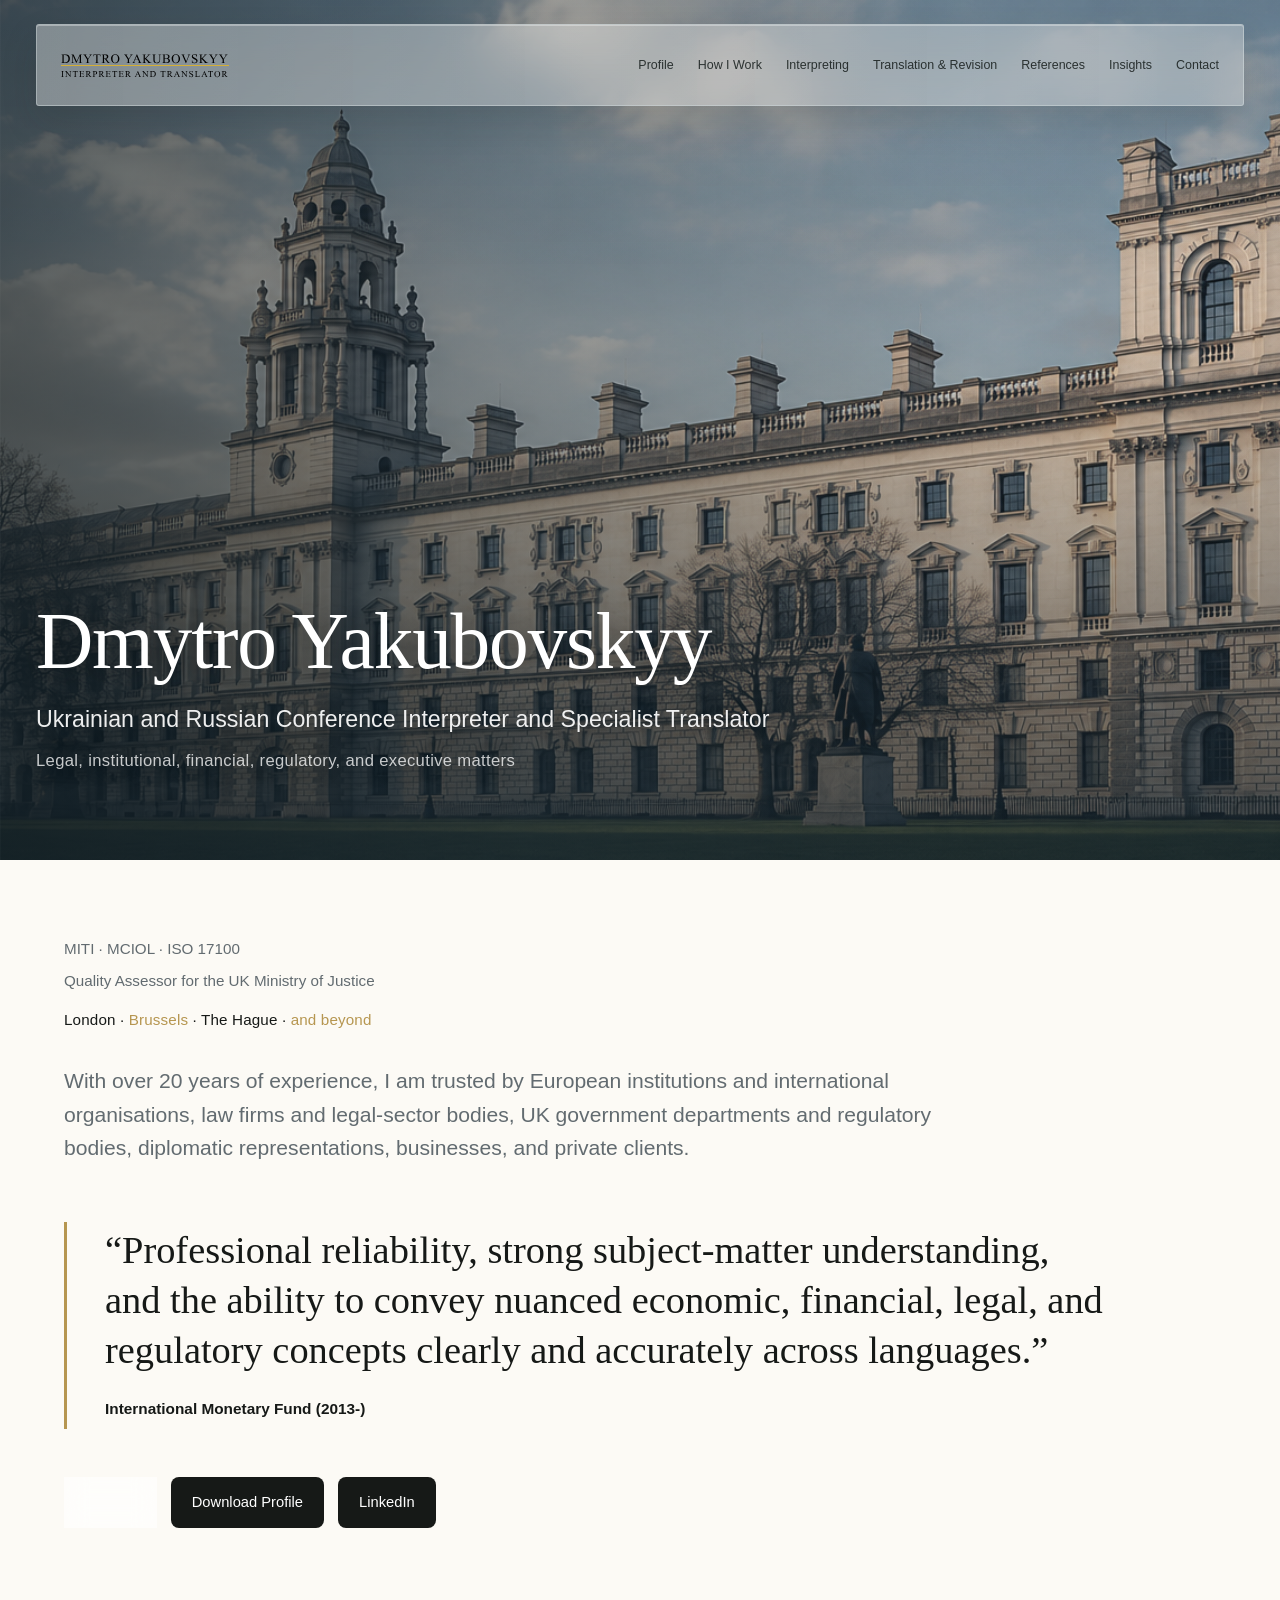
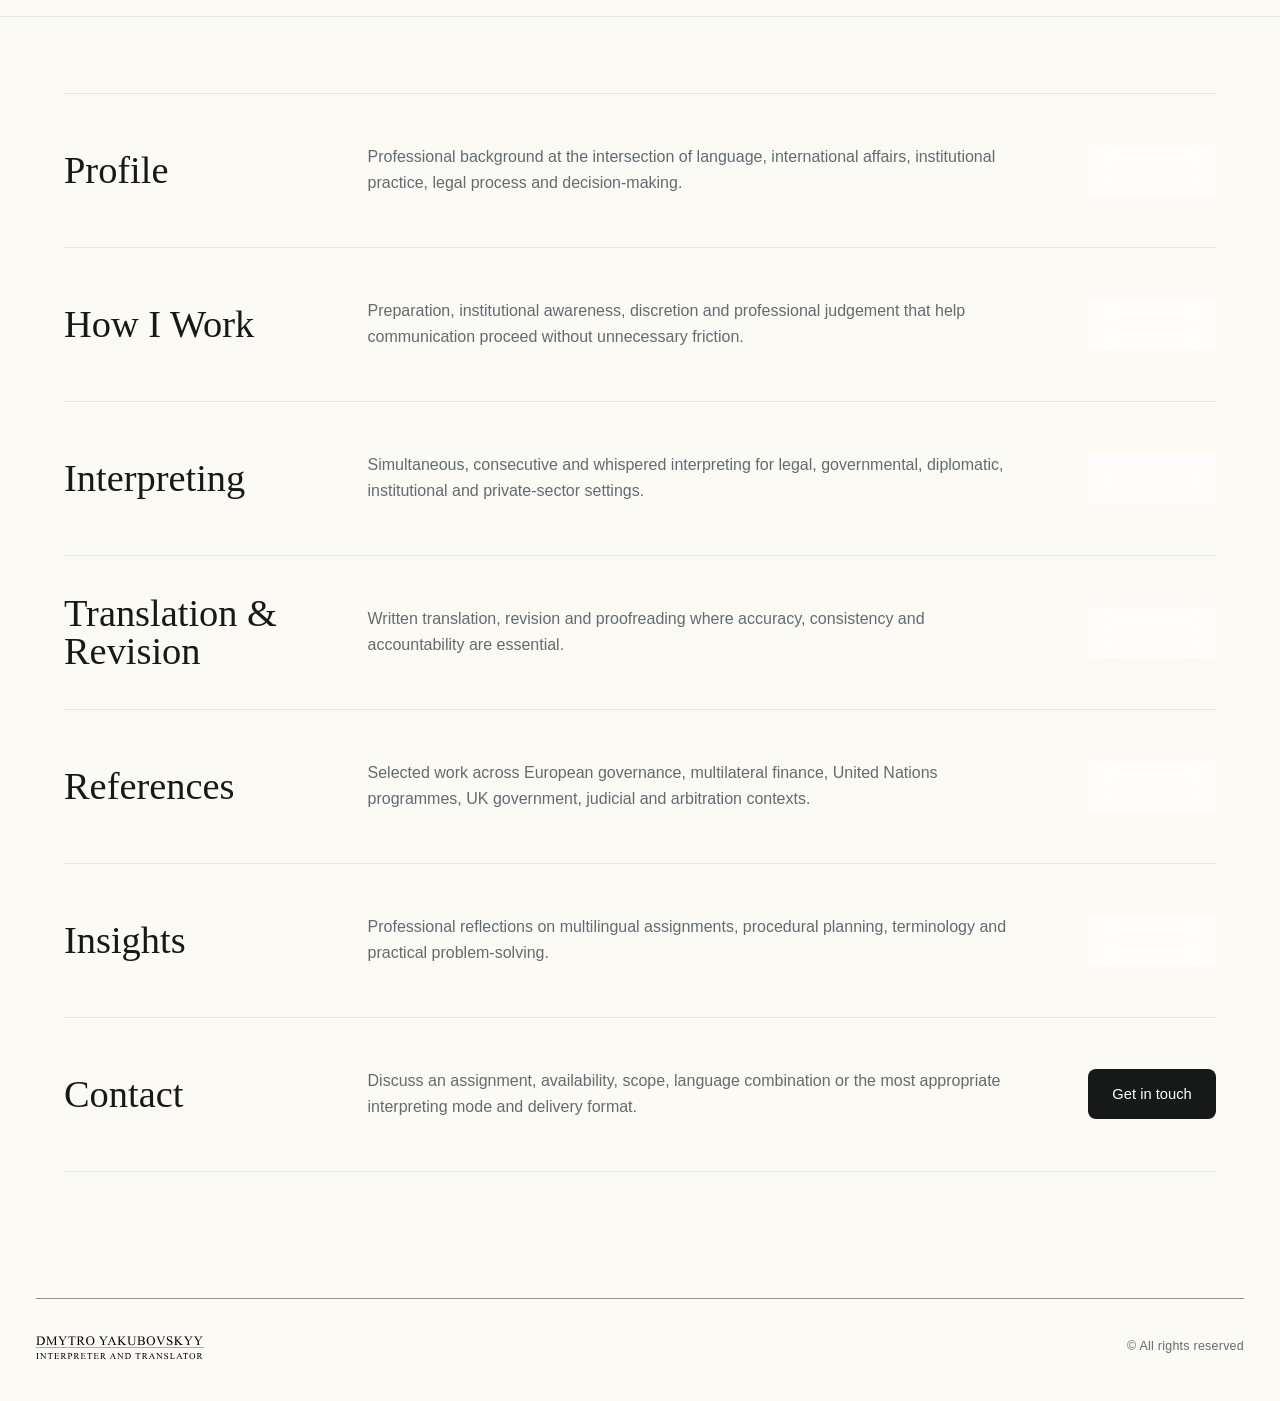
<file: index.html>
<!doctype html>
<html lang="en">
<head>
  <meta charset="utf-8">
  <meta name="viewport" content="width=device-width, initial-scale=1">
  <script src="nav.js" defer></script>
  <title>Dmytro Yakubovskyy | Website Concept</title>
  <style>
    :root {
      --paper: #fcfaf5;
      --surface: #ffffff;
      --ink: #161917;
      --muted: #626b70;
      --quiet: #919da3;
      --line: #e1e9ed;
      --accent: #58717c;
      --accent-dark: #304852;
      --gold: #b69650;
      --soft: #f5f0e7;
      --glass: rgba(251, 251, 248, 0.72);
      --glass-strong: rgba(255, 255, 255, 0.78);
      --glass-line: rgba(230, 229, 223, 0.78);
      --measure: 72rem;
      --serif: "Iowan Old Style", "Palatino Linotype", Palatino, Georgia, serif;
      --sans: Inter, "Segoe UI", Roboto, Arial, sans-serif;
    }

    * {
      box-sizing: border-box;
    }

    html {
      scroll-behavior: smooth;
    }

    body {
      margin: 0;
      background: var(--paper);
      color: var(--ink);
      font-family: var(--sans);
      font-size: 16px;
      line-height: 1.65;
      letter-spacing: 0;
    }

    a {
      color: inherit;
      text-decoration: none;
    }

    .site-header {
      position: fixed;
      top: 24px;
      left: 0;
      right: 0;
      z-index: 10;
      margin: 0;
      pointer-events: none;
    }

    .nav {
      position: relative;
      width: min(1280px, calc(100% - 72px));
      margin: 0 auto;
      min-height: 82px;
      padding: 0 24px;
      display: flex;
      align-items: center;
      justify-content: space-between;
      gap: 34px;
      overflow: hidden;
      border: 1px solid rgba(205, 215, 216, 0.54);
      border-radius: 3px;
      background:
        linear-gradient(90deg, rgba(255, 255, 255, 0.12), rgba(255, 255, 255, 0.04)),
        rgba(236, 239, 237, 0.31);
      box-shadow: 0 16px 36px rgba(20, 28, 30, 0.14), inset 0 1px 0 rgba(255, 255, 255, 0.32);
      backdrop-filter: blur(18px) saturate(0.96);
      -webkit-backdrop-filter: blur(18px) saturate(0.96);
      pointer-events: auto;
      transition: transform 260ms ease, opacity 260ms ease;
    }

    .brand {
      position: relative;
      z-index: 1;
      display: flex;
      align-items: center;
      justify-content: flex-start;
      gap: 2px;
      line-height: 1.1;
      min-width: 0;
      min-height: 58px;
      padding: 0;
      text-align: left;
    }

    .brand strong {
      font-family: var(--sans);
      font-size: 1.04rem;
      font-weight: 300;
      letter-spacing: 0.03em;
      text-transform: uppercase;
    }

    .brand span {
      display: none;
      color: rgba(29, 36, 34, 0.66);
      font-size: 0.74rem;
      text-transform: uppercase;
      letter-spacing: 0.08em;
    }

    .site-logo {
      width: 168px;
      height: 36px;
      display: block;
    }

    .nav-links {
      position: relative;
      z-index: 1;
      display: flex;
      align-items: center;
      justify-content: flex-end;
      margin-left: auto;
      gap: 24px;
      min-height: 58px;
      padding: 0;
      color: rgba(29, 36, 34, 0.9);
      font-size: 0.78rem;
      white-space: nowrap;
    }

    .nav-links a {
      position: relative;
      min-height: 58px;
      display: inline-flex;
      align-items: center;
      padding: 0;
      border: 0;
      border-radius: 0;
      transition: background 180ms ease, border-color 180ms ease, color 180ms ease;
    }

    .nav-links a::after {
      content: "";
      position: absolute;
      left: 0;
      bottom: 16px;
      width: 0;
      height: 1px;
      background: var(--gold);
      transition: width 180ms ease;
    }

    .nav-links a:hover {
      color: var(--ink);
      background: transparent;
    }

    .nav-links a:hover::after {
      width: 100%;
    }

    .menu-toggle {
      display: none;
    }

    @supports (animation-timeline: scroll()) {
      .nav {
        animation: header-drift linear both;
        animation-timeline: scroll();
        animation-range: 0 220px;
      }

      @keyframes header-drift {
        from {
          transform: translateY(0);
          opacity: 1;
        }

        to {
          transform: translateY(-8px);
          opacity: 0.94;
        }
      }
    }

    .hero {
      position: relative;
      width: 100%;
      min-height: min(860px, 100svh);
      margin: 0 auto;
      padding: 110px max(36px, calc((100vw - 1280px) / 2 + 36px)) 86px;
      display: flex;
      align-items: flex-end;
      overflow: hidden;
      background:
        linear-gradient(90deg, rgba(18, 31, 38, 0.68) 0%, rgba(35, 53, 62, 0.32) 42%, rgba(104, 145, 162, 0.05) 76%),
        linear-gradient(0deg, rgba(18, 31, 38, 0.64) 0%, rgba(93, 134, 151, 0.06) 62%, rgba(210, 234, 243, 0.08) 100%),
        url("assets/home-hero-institutional.png") center 48% / cover no-repeat;
    }

    .hero::before {
      content: "";
      position: absolute;
      inset: 0;
      background:
        linear-gradient(180deg, rgba(70, 111, 129, 0.1), transparent 34%),
        linear-gradient(90deg, rgba(255, 255, 255, 0.06) 0 1px, transparent 1px 96px);
      opacity: 0.42;
      pointer-events: none;
    }

    .hero > * {
      position: relative;
      z-index: 1;
    }

    .hero-content {
      width: min(920px, 100%);
      color: #ffffff;
      text-shadow: 0 2px 28px rgba(5, 9, 10, 0.42);
    }

    .hero .eyebrow {
      margin-bottom: 18px;
      color: rgba(255, 255, 255, 0.76);
    }

    .hero h1 {
      color: #ffffff;
      font-size: clamp(3.35rem, 6.2vw, 5.8rem);
      line-height: 0.94;
    }

    .hero .hero-role {
      max-width: 760px;
      margin-top: 24px;
      color: rgba(255, 255, 255, 0.92);
      font-family: var(--sans);
      font-size: clamp(1.08rem, 2vw, 1.45rem);
      font-weight: 450;
      line-height: 1.45;
    }

    .hero-subject {
      max-width: 760px;
      margin: 10px 0 0;
      color: rgba(255, 255, 255, 0.76);
      font-size: clamp(0.88rem, 1.3vw, 1.05rem);
      letter-spacing: 0.02em;
    }

    .hero-summary {
      padding: 76px 0 88px;
      background: var(--paper);
    }

    .hero-summary-inner {
      width: min(var(--measure), calc(100% - 72px));
      margin: 0 auto;
    }

    .eyebrow {
      margin: 0 0 24px;
      color: var(--accent);
      font-size: 0.78rem;
      font-weight: 650;
      letter-spacing: 0.12em;
      text-transform: uppercase;
    }

    h1,
    h2,
    h3 {
      margin: 0;
      font-family: var(--serif);
      font-weight: 500;
      line-height: 1;
      letter-spacing: 0;
    }

    h1 {
      max-width: 900px;
      font-size: clamp(3rem, 6vw, 5.6rem);
      letter-spacing: -0.015em;
    }

    h2 {
      font-size: clamp(1.8rem, 3.6vw, 3.1rem);
    }

    h3 {
      font-size: 1.45rem;
      line-height: 1.2;
    }

    .lead {
      max-width: 940px;
      margin: 32px 0 0;
      color: var(--muted);
      font-size: clamp(1.08rem, 2.2vw, 1.32rem);
      line-height: 1.58;
    }

    .hero-role {
      max-width: 860px;
      margin: 20px 0 0;
      color: var(--ink);
      font-family: var(--serif);
      font-size: clamp(1.65rem, 3.2vw, 2.8rem);
      font-weight: 500;
      line-height: 1.08;
    }

    .hero-meta {
      margin-top: 0;
      display: grid;
      gap: 7px;
      color: var(--muted);
      font-size: 0.95rem;
    }

    .hero-meta span {
      position: relative;
    }

    .hero-meta .location-line {
      margin-top: 7px;
      color: var(--ink);
      font-family: var(--sans);
      font-size: 0.95rem;
      letter-spacing: 0.01em;
    }

    .location-line .location-dark {
      color: var(--ink);
    }

    .location-line .location-gold {
      color: var(--gold);
    }

    .hero-facts {
      max-width: 980px;
      margin-top: 38px;
      display: grid;
      grid-template-columns: repeat(3, minmax(0, 1fr));
      border-top: 1px solid rgba(22, 25, 23, 0.18);
      border-left: 1px solid rgba(22, 25, 23, 0.18);
    }

    .hero-fact {
      min-height: 150px;
      padding: 22px;
      border-right: 1px solid rgba(22, 25, 23, 0.18);
      border-bottom: 1px solid rgba(22, 25, 23, 0.18);
      background: rgba(255, 255, 255, 0.42);
    }

    .hero-fact strong {
      display: block;
      color: var(--ink);
      font-family: var(--serif);
      font-size: 1.28rem;
      font-weight: 500;
      line-height: 1.2;
    }

    .hero-fact span {
      display: block;
      margin-top: 12px;
      color: var(--muted);
      font-size: 0.9rem;
      line-height: 1.5;
    }

    .hero-quote {
      max-width: 1040px;
      margin: 58px 0 0;
      padding: 4px 0 8px 38px;
      border-left: 3px solid var(--gold);
    }

    .hero-quote blockquote {
      margin: 0;
      color: var(--ink);
      font-family: var(--serif);
      font-size: clamp(1.55rem, 3vw, 2.4rem);
      line-height: 1.3;
    }

    .hero-quote cite {
      display: block;
      margin-top: 20px;
      color: var(--ink);
      font-size: 0.96rem;
      font-weight: 600;
      font-style: normal;
    }

    .location-band {
      width: min(var(--measure), calc(100% - 72px));
      margin: 72px auto;
      background: var(--surface);
    }

    .location-band img {
      width: 100%;
      height: auto;
      display: block;
    }

    .hero-actions {
      margin-top: 48px;
      display: flex;
      flex-wrap: wrap;
      gap: 14px;
    }

    .button {
      display: inline-flex;
      align-items: center;
      justify-content: center;
      min-height: 48px;
      padding: 12px 20px;
      border: 1px solid rgba(22, 25, 23, 0.82);
      border-radius: 8px;
      font-size: 0.92rem;
      transition: transform 180ms ease, background 180ms ease, border-color 180ms ease, color 180ms ease;
    }

    .button.primary {
      background: var(--ink);
      color: var(--surface);
    }

    .button.secondary {
      border-color: var(--line);
      color: var(--ink);
      background: rgba(255, 255, 255, 0.62);
      backdrop-filter: blur(12px);
      -webkit-backdrop-filter: blur(12px);
    }

    .button.contact-button {
      border-color: var(--ink);
    }

    .button:hover {
      transform: translateY(-1px);
    }

    .button.secondary:hover {
      border-color: var(--gold);
      background: rgba(255, 255, 255, 0.74);
    }

    .button.contact-button:hover {
      border-color: var(--ink);
    }

    .cta-disclosure {
      margin-top: 38px;
      max-width: 780px;
    }

    .cta-disclosure-toggle {
      appearance: none;
      display: inline-flex;
      align-items: center;
      justify-content: center;
      min-height: 48px;
      padding: 12px 20px;
      border: 1px solid rgba(22, 25, 23, 0.82);
      border-radius: 8px;
      background: var(--ink);
      color: var(--surface);
      font: inherit;
      font-size: 0.92rem;
      cursor: pointer;
      transition: transform 180ms ease, background 180ms ease;
    }

    .cta-disclosure-toggle:hover {
      transform: translateY(-1px);
    }

    .cta-disclosure-toggle::after {
      content: "+";
      margin-left: 12px;
      font-size: 1.05rem;
      line-height: 1;
    }

    .cta-disclosure.is-open .cta-disclosure-toggle::after {
      content: "-";
    }

    .cta-disclosure-panel {
      display: none;
      margin-top: 22px;
      padding-top: 24px;
      border-top: 1px solid var(--line);
      color: var(--muted);
    }

    .cta-disclosure.is-open .cta-disclosure-panel {
      display: grid;
      gap: 18px;
    }

    .cta-disclosure-panel p {
      margin: 0;
      max-width: 760px;
    }

    .identity-panel {
      border-left: 1px solid var(--line);
      padding-left: 36px;
    }

    .identity-panel dl {
      margin: 0;
      display: grid;
      gap: 22px;
    }

    .identity-panel dt,
    .meta-label {
      color: var(--quiet);
      font-size: 0.72rem;
      font-weight: 700;
      letter-spacing: 0.13em;
      text-transform: uppercase;
    }

    .identity-panel dd {
      margin: 5px 0 0;
      color: var(--ink);
      font-size: 0.96rem;
      line-height: 1.5;
    }

    .hero-visual {
      min-height: 500px;
      display: grid;
      grid-template-rows: 1fr auto;
      border: 1px solid rgba(217, 222, 216, 0.54);
      background:
        linear-gradient(135deg, rgba(29, 36, 34, 0.12), rgba(79, 100, 92, 0.2)),
        rgba(247, 248, 245, 0.42);
      backdrop-filter: blur(8px);
      -webkit-backdrop-filter: blur(8px);
      overflow: hidden;
    }

    .photo-placeholder {
      position: relative;
      min-height: 280px;
      overflow: hidden;
      background:
        linear-gradient(90deg, rgba(29, 36, 34, 0.1) 1px, transparent 1px),
        linear-gradient(rgba(29, 36, 34, 0.08) 1px, transparent 1px),
        linear-gradient(145deg, #d8ddd8 0%, #f3f5f2 45%, #aeb8b1 100%);
      background-size: 56px 56px, 56px 56px, cover;
    }

    .photo-placeholder::before,
    .photo-placeholder::after {
      content: "";
      position: absolute;
      inset: auto auto 0 14%;
      width: 14%;
      height: 72%;
      border-left: 1px solid rgba(29, 36, 34, 0.24);
      border-right: 1px solid rgba(29, 36, 34, 0.16);
      background: rgba(255, 255, 255, 0.16);
    }

    .photo-placeholder::after {
      left: auto;
      right: 14%;
      height: 88%;
    }

    .hero-visual .photo-placeholder {
      min-height: auto;
      height: 100%;
      background:
        linear-gradient(rgba(29, 36, 34, 0.08), rgba(29, 36, 34, 0.2)),
        linear-gradient(90deg, rgba(29, 36, 34, 0.12) 1px, transparent 1px),
        linear-gradient(160deg, #dfe3de 0%, #f9faf7 46%, #9da9a2 100%);
      background-size: cover, 74px 74px, cover;
    }

    .photo-caption {
      display: flex;
      justify-content: space-between;
      gap: 18px;
      padding: 16px 18px;
      border-top: 1px solid rgba(217, 222, 216, 0.9);
      background: rgba(247, 248, 245, 0.86);
      color: var(--muted);
      font-size: 0.78rem;
      letter-spacing: 0.04em;
      text-transform: uppercase;
    }

    .visual-break {
      margin-top: 72px;
      display: grid;
      grid-template-columns: 0.68fr 0.32fr;
      gap: 28px;
      align-items: end;
    }

    .visual-break .photo-placeholder {
      min-height: 360px;
    }

    .visual-note {
      padding-bottom: 8px;
      color: var(--muted);
      font-size: 0.95rem;
    }

    .section {
      border-top: 1px solid var(--line);
      padding: 110px 0;
    }

    main > .section:not(.home-links),
    main > .location-band {
      display: none;
    }

    .home-links {
      padding: 76px 0 112px;
      background: var(--paper);
    }

    .home-links-inner {
      width: min(var(--measure), calc(100% - 72px));
      margin: 0 auto;
      border-top: 1px solid var(--line);
    }

    .home-link-row {
      min-height: 154px;
      display: grid;
      grid-template-columns: minmax(180px, 0.38fr) minmax(0, 1fr) auto;
      gap: 48px;
      align-items: center;
      padding: 30px 0;
      border-bottom: 1px solid var(--line);
    }

    .home-link-row h2 {
      margin: 0;
      font-size: clamp(1.65rem, 3vw, 2.5rem);
    }

    .home-link-row p {
      max-width: 640px;
      margin: 0;
      color: var(--muted);
    }

    .home-link-row .button {
      min-width: 128px;
    }

    .section-inner {
      width: min(var(--measure), calc(100% - 32px));
      margin: 0 auto;
    }

    .section-grid {
      display: grid;
      grid-template-columns: minmax(220px, 0.42fr) minmax(0, 1fr);
      gap: 76px;
      align-items: start;
    }

    .section-kicker {
      position: sticky;
      top: 110px;
      display: grid;
      gap: 18px;
    }

    .section-kicker p {
      margin: 0;
      max-width: 280px;
      color: var(--muted);
      font-size: 0.95rem;
    }

    .copy {
      display: grid;
      gap: 28px;
      color: var(--muted);
      font-size: 1.05rem;
    }

    .copy p {
      margin: 0;
      max-width: 780px;
    }

    .statement {
      max-width: 880px;
      color: var(--ink);
      font-family: var(--serif);
      font-size: clamp(1.6rem, 3.2vw, 2.75rem);
      line-height: 1.08;
      letter-spacing: -0.01em;
    }

    .principles {
      margin-top: 56px;
      display: grid;
      grid-template-columns: repeat(4, minmax(0, 1fr));
      border-top: 1px solid var(--line);
      border-left: 1px solid var(--line);
    }

    .principle {
      min-height: 210px;
      padding: 28px;
      border-right: 1px solid var(--line);
      border-bottom: 1px solid var(--line);
      background: rgba(255, 255, 255, 0.5);
    }

    .principle p {
      margin: 16px 0 0;
      color: var(--muted);
      font-size: 0.95rem;
      line-height: 1.58;
    }

    .service-list {
      display: grid;
      border-top: 1px solid var(--line);
    }

    .service-row {
      display: grid;
      grid-template-columns: 0.42fr 1fr;
      gap: 48px;
      padding: 42px 0;
      border-bottom: 1px solid var(--line);
    }

    .service-row p {
      margin: 0;
      color: var(--muted);
    }

    .service-row ul {
      margin: 18px 0 0;
      padding-left: 18px;
      color: var(--muted);
    }

    .accordion {
      margin-top: 56px;
      border-top: 1px solid var(--line);
    }

    .accordion-intro {
      max-width: 720px;
      margin: 0 0 24px;
      color: var(--muted);
      font-size: 0.98rem;
    }

    .accordion details {
      border-bottom: 1px solid var(--line);
      background: transparent;
    }

    .accordion summary {
      min-height: 92px;
      display: grid;
      grid-template-columns: 42px minmax(0, 1fr) 28px;
      align-items: center;
      gap: 14px;
      padding: 20px 0;
      cursor: pointer;
      list-style: none;
    }

    .accordion summary::-webkit-details-marker {
      display: none;
    }

    .accordion-number {
      color: var(--quiet);
      font-size: 0.74rem;
      letter-spacing: 0.08em;
    }

    .accordion-title {
      display: grid;
      gap: 6px;
    }

    .accordion-title strong {
      color: var(--ink);
      font-family: var(--serif);
      font-size: 1.5rem;
      font-weight: 500;
      line-height: 1.18;
    }

    .accordion-title span {
      max-width: 720px;
      color: var(--muted);
      font-size: 0.92rem;
      line-height: 1.48;
    }

    .accordion-icon {
      color: var(--ink);
      font-size: 1.2rem;
      line-height: 1;
      text-align: right;
      transition: transform 180ms ease;
    }

    .accordion details[open] .accordion-icon {
      transform: rotate(45deg);
    }

    .accordion-body {
      max-width: 760px;
      padding: 0 0 26px 56px;
      color: var(--muted);
    }

    .accordion-body p {
      margin: 0;
    }

    .proof {
      background: var(--paper);
    }

    .location-grid {
      display: grid;
      grid-template-columns: 1.1fr 0.9fr;
      gap: 28px;
      align-items: stretch;
    }

    .location-card {
      display: grid;
      border: 1px solid var(--line);
      background: var(--surface);
    }

    .location-card .photo-placeholder {
      min-height: 310px;
    }

    .location-card.large .photo-placeholder {
      min-height: 520px;
    }

    .location-copy {
      padding: 24px;
    }

    .location-copy p {
      margin: 12px 0 0;
      color: var(--muted);
    }

    .location-stack {
      display: grid;
      gap: 28px;
    }

    .proof-grid {
      display: grid;
      grid-template-columns: repeat(3, minmax(0, 1fr));
      gap: 1px;
      background: var(--line);
      border: 0;
      border-top: 1px solid var(--line);
      margin-top: 52px;
    }

    .proof-card {
      min-height: 260px;
      padding: 34px;
      background: var(--paper);
    }

    .proof-card blockquote {
      margin: 20px 0 0;
      color: var(--muted);
      font-family: var(--serif);
      font-size: 1.28rem;
      line-height: 1.34;
    }

    .institutions {
      margin-top: 48px;
      padding-top: 30px;
      border-top: 1px solid var(--line);
      display: flex;
      flex-wrap: wrap;
      gap: 10px;
    }

    .tag {
      border: 1px solid var(--line);
      background: transparent;
      padding: 8px 13px;
      color: var(--muted);
      font-size: 0.84rem;
    }

    .contact {
      padding-bottom: 72px;
    }

    .contact-panel {
      display: grid;
      grid-template-columns: 1fr 0.78fr;
      gap: 64px;
      padding: 52px;
      border: 1px solid var(--line);
      background:
        linear-gradient(90deg, rgba(255, 255, 255, 0.98), rgba(255, 255, 255, 0.88)),
        linear-gradient(145deg, #f6f6f1 0%, #ffffff 52%, #eceee9 100%);
    }

    .contact-panel p {
      margin: 24px 0 0;
      color: var(--muted);
      max-width: 650px;
    }

    .enquiry-list {
      margin: 0;
      padding: 0;
      display: grid;
      gap: 15px;
      list-style: none;
    }

    .enquiry-list li {
      padding-bottom: 15px;
      border-bottom: 1px solid var(--line);
      color: var(--muted);
    }

    .contact-details {
      margin-top: 36px;
      padding-top: 28px;
      border-top: 1px solid var(--line);
      display: grid;
      gap: 18px;
    }

    .contact-details p {
      margin: 0;
    }

    .contact-signoff {
      margin-top: 36px;
      display: grid;
      gap: 6px;
      color: var(--muted);
    }

    .contact-signoff strong {
      color: var(--ink);
      font-family: var(--serif);
      font-size: 1.35rem;
      font-weight: 500;
    }

    footer {
      padding: 14px 0 36px;
      background: var(--paper);
      color: #424743;
      font-size: 0.86rem;
    }

    .footer-inner {
      width: min(1494px, calc(100% - 72px));
      margin: 0 auto;
      padding-top: 30px;
      border-top: 1px solid rgba(22, 25, 23, 0.46);
      display: flex;
      align-items: center;
      justify-content: space-between;
      gap: 18px;
    }

    .footer-logo {
      width: 168px;
      height: 36px;
      display: block;
    }

    .footer-credit {
      margin: 0;
      color: var(--muted);
      font-size: 0.78rem;
      letter-spacing: 0.02em;
    }

    @media (max-width: 900px) {
      .nav {
        min-height: 68px;
        width: min(100% - 24px, var(--measure));
        overflow: visible;
      }

      .menu-toggle {
        position: relative;
        width: 40px;
        min-height: 40px;
        margin-left: auto;
        padding: 0;
        display: inline-flex;
        align-items: center;
        justify-content: center;
        border: 0;
        background: transparent;
        color: var(--ink);
        cursor: pointer;
      }

      .menu-toggle::before,
      .menu-toggle::after {
        content: "";
        position: absolute;
        width: 22px;
        height: 1px;
        background: currentColor;
        transition: transform 180ms ease, top 180ms ease, box-shadow 180ms ease;
      }

      .menu-toggle::before {
        top: 13px;
        box-shadow: 0 7px 0 currentColor;
      }

      .menu-toggle::after {
        top: 27px;
      }

      .menu-toggle[aria-expanded="true"]::before {
        top: 20px;
        box-shadow: none;
        transform: rotate(45deg);
      }

      .menu-toggle[aria-expanded="true"]::after {
        top: 20px;
        transform: rotate(-45deg);
      }

      .nav-links {
        display: none;
      }

      .nav-links.is-open {
        position: absolute;
        top: calc(100% + 8px);
        left: 0;
        right: 0;
        padding: 12px 24px 18px;
        display: flex;
        flex-direction: column;
        align-items: stretch;
        gap: 0;
        border: 1px solid rgba(205, 215, 216, 0.66);
        border-radius: 3px;
        background: rgba(244, 246, 244, 0.94);
        box-shadow: 0 18px 36px rgba(20, 28, 30, 0.14);
        backdrop-filter: blur(18px);
        -webkit-backdrop-filter: blur(18px);
      }

      .nav-links.is-open a {
        min-height: 48px;
        border-bottom: 1px solid var(--line);
      }

      .nav-links.is-open a:last-child {
        border-bottom: 0;
      }

      .hero,
      .section-grid,
      .contact-panel,
      .location-grid,
      .visual-break {
        grid-template-columns: 1fr;
        gap: 38px;
      }

      .hero {
        min-height: 720px;
        padding: 148px 36px 64px;
        background-position: 58% center;
      }

      .hero-summary-inner {
        width: min(100% - 72px, var(--measure));
      }

      .identity-panel {
        border-left: 0;
        border-top: 1px solid var(--line);
        padding: 28px 0 0;
      }

      .hero-visual {
        min-height: 460px;
      }

      .section {
        padding: 70px 0;
      }

      .home-links {
        padding: 52px 0 72px;
      }

      .home-links-inner {
        width: min(100% - 36px, var(--measure));
      }

      .home-link-row {
        grid-template-columns: 1fr;
        gap: 16px;
        padding: 28px 0;
      }

      .home-link-row .button {
        width: fit-content;
      }

      .section-kicker {
        position: static;
      }

      .principles,
      .proof-grid {
        grid-template-columns: 1fr 1fr;
      }

      .hero-facts {
        grid-template-columns: 1fr;
      }

      .service-row {
        grid-template-columns: 1fr;
        gap: 14px;
      }

      .accordion summary {
        grid-template-columns: 32px minmax(0, 1fr) 24px;
      }

      .accordion-body {
        padding-left: 46px;
      }

      .contact-panel {
        padding: 28px;
      }

      .location-card.large .photo-placeholder {
        min-height: 340px;
      }
    }

    @media (max-width: 620px) {
      .hero,
      .section-inner,
      .nav,
      .footer-inner {
        width: min(100% - 36px, var(--measure));
      }

      .hero {
        width: 100%;
        min-height: 650px;
        padding: 128px 18px 48px;
        background-position: 61% center;
      }

      .hero::before {
        background: linear-gradient(180deg, rgba(8, 13, 14, 0.22), transparent 25%);
      }

      .hero h1 {
        max-width: 11ch;
        font-size: clamp(2.7rem, 12.6vw, 3.35rem);
        line-height: 0.96;
      }

      .hero .hero-role {
        max-width: 25ch;
        font-size: 1rem;
      }

      .hero-summary {
        padding: 54px 0 64px;
      }

      .hero-summary-inner {
        width: min(100% - 36px, var(--measure));
      }

      h1 {
        font-size: 2.4rem;
      }

      .principles,
      .proof-grid {
        grid-template-columns: 1fr;
      }

      .principle {
        min-height: auto;
      }

      .hero-actions,
      .footer-inner {
        flex-direction: column;
      }

      footer {
        padding: 8px 0 14px;
        font-size: 0.58rem;
      }

      .footer-inner {
        padding-top: 12px;
        gap: 4px;
      }

      .footer-logo {
        width: 142px;
        height: auto;
      }

      .button {
        width: 100%;
      }

      .hero-meta {
        display: grid;
        gap: 6px;
      }

      .hero-meta span + span::before {
        display: none;
      }

      .location-band {
        width: min(100% - 36px, var(--measure));
        margin: 48px auto;
      }

      .hero-visual,
      .visual-break .photo-placeholder,
      .location-card .photo-placeholder,
      .location-card.large .photo-placeholder {
        min-height: 300px;
      }
    }
  </style>
</head>
<body>
  <header class="site-header">
    <nav class="nav" aria-label="Main navigation">
      <a class="brand" href="#top" aria-label="Dmytro Yakubovskyy home">
        <img class="site-logo" src="assets/logo.svg" alt="Dmytro Yakubovskyy, Interpreter and Translator">
      </a>
      <button class="menu-toggle" type="button" aria-expanded="false" aria-label="Open navigation menu"></button>
      <div class="nav-links">
        <a href="about.html">Profile</a>
        <a href="how-i-work.html">How I Work</a>
        <a href="interpreting.html">Interpreting</a>
        <a href="translation.html">Translation & Revision</a>
        <a href="engagements.html">References</a>
        <a href="insights.html">Insights</a>
        <a href="contact.html">Contact</a>
      </div>
    </nav>
  </header>

  <main>
    <section class="hero" id="top" aria-labelledby="hero-title">
      <div class="hero-content">
        <h1 id="hero-title">Dmytro Yakubovskyy</h1>
        <p class="hero-role">Ukrainian and Russian Conference Interpreter and Specialist Translator</p>
        <p class="hero-subject">Legal, institutional, financial, regulatory, and executive matters</p>
      </div>
    </section>

    <section class="hero-summary" aria-label="Professional overview">
      <div class="hero-summary-inner">
        <div class="hero-meta">
          <span>MITI · MCIOL · ISO 17100</span>
          <span>Quality Assessor for the UK Ministry of Justice</span>
          <span class="location-line"><span class="location-dark">London</span> · <span class="location-gold">Brussels</span> · <span class="location-dark">The Hague</span> · <span class="location-gold">and beyond</span></span>
        </div>
        <p class="lead">With over 20 years of experience, I am trusted by European institutions and international organisations, law firms and legal-sector bodies, UK government departments and regulatory bodies, diplomatic representations, businesses, and private clients.</p>
        <div class="hero-quote">
          <blockquote>“Professional reliability, strong subject-matter understanding, and the ability to convey nuanced economic, financial, legal, and regulatory concepts clearly and accurately across languages.”</blockquote>
          <cite>International Monetary Fund (2013-)</cite>
        </div>
        <div class="hero-actions">
          <a class="button secondary contact-button" href="contact.html">Contact</a>
          <a class="button primary" href="#">Download Profile</a>
          <a class="button primary" href="#">LinkedIn</a>
        </div>
      </div>
    </section>

    <section class="section home-links" aria-label="Explore the website">
      <div class="home-links-inner">
        <article class="home-link-row" id="home-about">
          <h2>Profile</h2>
          <p>Professional background at the intersection of language, international affairs, institutional practice, legal process and decision-making.</p>
          <a class="button secondary" href="about.html">View page</a>
        </article>
        <article class="home-link-row" id="home-work">
          <h2>How I Work</h2>
          <p>Preparation, institutional awareness, discretion and professional judgement that help communication proceed without unnecessary friction.</p>
          <a class="button secondary" href="how-i-work.html">View page</a>
        </article>
        <article class="home-link-row" id="home-interpreting">
          <h2>Interpreting</h2>
          <p>Simultaneous, consecutive and whispered interpreting for legal, governmental, diplomatic, institutional and private-sector settings.</p>
          <a class="button secondary" href="interpreting.html">View page</a>
        </article>
        <article class="home-link-row" id="home-translation">
          <h2>Translation & Revision</h2>
          <p>Written translation, revision and proofreading where accuracy, consistency and accountability are essential.</p>
          <a class="button secondary" href="translation.html">View page</a>
        </article>
        <article class="home-link-row" id="home-credentials">
          <h2>References</h2>
          <p>Selected work across European governance, multilateral finance, United Nations programmes, UK government, judicial and arbitration contexts.</p>
          <a class="button secondary" href="engagements.html">View page</a>
        </article>
        <article class="home-link-row" id="home-insights">
          <h2>Insights</h2>
          <p>Professional reflections on multilingual assignments, procedural planning, terminology and practical problem-solving.</p>
          <a class="button secondary" href="insights.html">View page</a>
        </article>
        <article class="home-link-row" id="home-contact">
          <h2>Contact</h2>
          <p>Discuss an assignment, availability, scope, language combination or the most appropriate interpreting mode and delivery format.</p>
          <a class="button primary" href="contact.html">Get in touch</a>
        </article>
      </div>
    </section>

    <section class="location-band" aria-label="London, Brussels, The Hague and European institutions">
      <img src="assets/where-i-work-white.png" alt="Where I work: London, Brussels, The Hague, Europe and beyond">
    </section>

    <section class="section" aria-label="Professional summary">
      <div class="section-inner">
        <aside class="identity-panel" aria-label="Professional summary">
          <dl>
            <div>
              <dt>Experience</dt>
              <dd>20+ years across judicial, arbitration, institutional, diplomatic, policy, and private-sector contexts.</dd>
            </div>
            <div>
              <dt>Languages</dt>
              <dd>Ukrainian <> English<br>Russian <> English</dd>
            </div>
            <div>
              <dt>References</dt>
              <dd>MITI, MCIOL, MUATI, ISO 17100 Qualified Translator, Translation Quality Assessor for the UK Ministry of Justice.</dd>
            </div>
            <div>
              <dt>Base</dt>
              <dd>Based near London. Working nationally and internationally, in person, remote, and hybrid.</dd>
            </div>
          </dl>
        </aside>
        <div class="visual-break">
          <div class="photo-placeholder" role="img" aria-label="Optional quiet institutional architecture image below the hero"></div>
          <p class="visual-note">Optional second image below the first screen: a restrained architectural pause, not a decorative gallery moment.</p>
        </div>
      </div>
    </section>

    <section class="section" id="profile">
      <div class="section-inner section-grid">
        <div class="section-kicker">
          <p class="meta-label">Profile</p>
          <p>A professional profile page for readers who need confidence quickly, not persuasion loudly.</p>
        </div>
        <div class="copy">
          <p class="statement">A cross-system practice shaped by language, institutional procedure, legal process and international affairs.</p>
          <p>Dmytro Yakubovskyy is a Ukrainian-English and Russian-English interpreter and translator working across the United Kingdom, Brussels, and internationally. His work regularly supports court and arbitration proceedings, regulatory hearings, ministerial and parliamentary meetings, international conferences, government negotiations, technical consultations, and discreet private assignments.</p>
          <p>Academic training in translation and interpreting, international finance, and business administration complements practical experience across public and private sectors. Professional standards, ethics, confidentiality, preparation, and linguistic consistency form the baseline for every assignment, regardless of scale or format.</p>
          <div class="visual-break">
            <div class="photo-placeholder" role="img" aria-label="Restrained Profile page photo placeholder, portrait optional"></div>
            <p class="visual-note">Profile image direction: restrained professional or architectural photograph. Personal portrait is optional.</p>
          </div>
        </div>
      </div>
    </section>

    <section class="section" id="work">
      <div class="section-inner">
        <div class="section-grid">
          <div class="section-kicker">
            <p class="meta-label">How I Work</p>
            <p>The page should make the client feel that risk is being reduced before the assignment begins.</p>
          </div>
          <div>
            <p class="statement">Smooth communication is rarely accidental. It follows from preparation, institutional awareness and proportionate judgement.</p>
            <div class="principles">
              <article class="principle">
                <h3>Preparation</h3>
                <p>Materials, terminology, context, participants, sensitivities and practical details are clarified before they can affect the assignment.</p>
              </article>
              <article class="principle">
                <h3>Register</h3>
                <p>Courts, arbitration panels, regulatory bodies, diplomatic meetings and boards each carry conventions around tone, pace and intervention.</p>
              </article>
              <article class="principle">
                <h3>Continuity</h3>
                <p>In-person, remote and hybrid formats are managed with attention to rhythm, coordination, language flow and technical reliability.</p>
              </article>
              <article class="principle">
                <h3>Discretion</h3>
                <p>Confidentiality and role boundaries are treated as inherent to the work, especially where legal, diplomatic or reputational stakes are high.</p>
              </article>
            </div>
            <div class="cta-disclosure" data-disclosure>
              <button class="cta-disclosure-toggle" type="button" aria-expanded="false" aria-controls="working-process-more">Read more about the working process</button>
              <div class="cta-disclosure-panel" id="working-process-more">
                <p>In practice, this approach is designed to reduce uncertainty before it affects the assignment. Briefing materials, terminology, format, participants, sensitivities, timing and technical arrangements are clarified early where possible.</p>
                <p>During the assignment, the focus remains on continuity, appropriate register and faithful communication, so that participants can concentrate on the substance of the discussion rather than on the mechanics of interpretation.</p>
              </div>
            </div>
            <div class="visual-break">
              <div class="photo-placeholder" role="img" aria-label="Quiet architectural detail for How I Work"></div>
              <p class="visual-note">How I Work can carry one quiet detail image: stone, corridor, court-adjacent architecture, or formal interior.</p>
            </div>
          </div>
        </div>
      </div>
    </section>

    <section class="section" id="services">
      <div class="section-inner section-grid">
        <div class="section-kicker">
          <p class="meta-label">Services</p>
          <p>Service information is practical and restrained, with guidance where the client may need it.</p>
        </div>
        <div class="service-list">
          <article class="service-row">
            <h3>Interpreting</h3>
            <div>
              <p>Simultaneous, consecutive and whispered interpreting for legal, institutional, diplomatic, regulatory, conference and private-sector settings.</p>
              <ul>
                <li>On-site, remote and hybrid assignments</li>
                <li>Single-language and multilingual configurations</li>
                <li>Mode selection advised where format is not straightforward</li>
              </ul>
            </div>
          </article>
          <article class="service-row">
            <h3>Translation</h3>
            <div>
              <p>Written translation for documents that are read closely, relied upon in decision-making or form part of a formal record.</p>
              <ul>
                <li>Legal, policy, institutional and technical documentation</li>
                <li>Terminology consistency across files and over time</li>
                <li>Certified translations where required</li>
              </ul>
            </div>
          </article>
          <article class="service-row">
            <h3>Revision</h3>
            <div>
              <p>Revision and proofreading for translated and original texts, with attention to coherence, internal consistency, register and fitness for purpose.</p>
              <ul>
                <li>Formal submissions and publication-ready documents</li>
                <li>Terminology and reference checks</li>
                <li>Continuity with existing glossaries and document sets</li>
              </ul>
            </div>
          </article>
        </div>
      </div>
    </section>

    <section class="section" id="where">
      <div class="section-inner section-grid">
        <div class="section-kicker">
          <p class="meta-label">Where I Work</p>
          <p>This is the best place for two or three location photographs: Brussels, government buildings, institutional exteriors.</p>
        </div>
        <div>
          <p class="statement">Based near London, working across the UK, Brussels, The Hague and internationally where the setting requires procedural confidence.</p>
          <div class="location-grid">
            <article class="location-card large">
              <div class="photo-placeholder" role="img" aria-label="Brussels or EU institutional building photo placeholder"></div>
              <div class="location-copy">
                <h3>Brussels and European institutions</h3>
                <p>For EU, multilateral, regulatory and intergovernmental settings where language sits inside formal process.</p>
              </div>
            </article>
            <div class="location-stack">
              <article class="location-card">
                <div class="photo-placeholder" role="img" aria-label="London legal or government architecture photo placeholder"></div>
                <div class="location-copy">
                  <h3>London and the UK</h3>
                  <p>Legal, arbitration, government, regulatory and private-sector assignments.</p>
                </div>
              </article>
              <article class="location-card">
                <div class="photo-placeholder" role="img" aria-label="The Hague or international institutional architecture photo placeholder"></div>
                <div class="location-copy">
                  <h3>The Hague and beyond</h3>
                  <p>International matters requiring preparation, discretion and continuity across teams.</p>
                </div>
              </article>
            </div>
          </div>
        </div>
      </div>
    </section>

    <section class="section proof" id="credentials">
      <div class="section-inner">
        <div class="section-grid">
          <div class="section-kicker">
            <p class="meta-label">References</p>
            <p>Proof should feel evidential, not decorative. No logo wall needed for the first version.</p>
          </div>
          <div>
            <p class="statement">Engagements span European governance, multilateral finance, United Nations programmes, UK government departments, judicial proceedings and arbitration.</p>
            <div class="accordion" aria-label="Expandable references overview">
              <p class="accordion-intro">For text-heavy pages, the first view can show only the most relevant proof points. Each section expands when the reader wants more detail.</p>
              <details open>
                <summary>
                  <span class="accordion-number">01</span>
                  <span class="accordion-title">
                    <strong>European governance and regulatory frameworks</strong>
                    <span>AML/CFT, rule of law, European institutions, parliamentary and intergovernmental settings.</span>
                  </span>
                  <span class="accordion-icon">+</span>
                </summary>
                <div class="accordion-body">
                  <p>Includes work connected to European Union frameworks, Council of Europe, OSCE, European Parliament and related institutional dialogue where terminology, procedure and discretion matter.</p>
                </div>
              </details>
              <details>
                <summary>
                  <span class="accordion-number">02</span>
                  <span class="accordion-title">
                    <strong>Multilateral development and finance</strong>
                    <span>World Bank, EIB, IMF and international finance contexts with complex policy and legal language.</span>
                  </span>
                  <span class="accordion-icon">+</span>
                </summary>
                <div class="accordion-body">
                  <p>This section can hold longer institutional references and endorsements while keeping the page calm and scannable on mobile.</p>
                </div>
              </details>
              <details>
                <summary>
                  <span class="accordion-number">03</span>
                  <span class="accordion-title">
                    <strong>Judicial and arbitration contexts</strong>
                    <span>Court hearings, arbitration proceedings, sensitive legal matters and high-value disputes.</span>
                  </span>
                  <span class="accordion-icon">+</span>
                </summary>
                <div class="accordion-body">
                  <p>Detailed examples and quotes can live inside the expanded state, preserving credibility without overwhelming the default view.</p>
                </div>
              </details>
            </div>
            <div class="proof-grid" aria-label="Selected professional evidence">
              <article class="proof-card">
                <p class="meta-label">European Governance</p>
                <blockquote>“Linguistic accuracy, a strong grasp of complex AML/CFT concepts, and professional composure.”</blockquote>
              </article>
              <article class="proof-card">
                <p class="meta-label">Multilateral Finance</p>
                <blockquote>“A rare combination of intellectual acumen, self-motivation, easy communication, professionalism and efficiency.”</blockquote>
              </article>
              <article class="proof-card">
                <p class="meta-label">Judicial Contexts</p>
                <blockquote>“Instrumental in facilitating communication between our client, counsel, the Court and other involved parties.”</blockquote>
              </article>
            </div>
            <div class="institutions">
              <span class="tag">Council of Europe</span>
              <span class="tag">OSCE</span>
              <span class="tag">European Parliament</span>
              <span class="tag">World Bank</span>
              <span class="tag">IMF</span>
              <span class="tag">UNDP</span>
              <span class="tag">HMRC</span>
              <span class="tag">NCA</span>
              <span class="tag">LCIA</span>
              <span class="tag">High Court of England and Wales</span>
            </div>
          </div>
        </div>
      </div>
    </section>

    <section class="section contact" id="contact">
      <div class="section-inner">
        <div class="contact-panel">
          <div>
            <p class="meta-label">Contact</p>
            <h2>Get in touch to discuss your assignment, availability or scope.</h2>
            <p>If you require a Ukrainian or Russian interpreter or translator in London, elsewhere in the UK, or across Europe, please get in touch to discuss your assignment, availability, or scope. Enquiries from institutions, law firms, government departments, corporate teams, agencies, and private clients are welcome.</p>
            <p>As a consultant interpreter and translator, I am happy to advise on the most appropriate mode and delivery configuration where helpful. If circumstances are not straightforward, a brief exchange is often sufficient to clarify considerations and ensure that the chosen approach supports the objectives of the meeting or document.</p>
            <p>This information is not obligatory, but it helps ensure that practical arrangements can be addressed efficiently. Enquiries are handled promptly, subject to availability.</p>
            <div class="contact-details">
              <div>
                <p class="meta-label">Confidentiality</p>
                <p>All communications and materials are treated in strict confidence and with professional discretion.</p>
              </div>
              <div>
                <p class="meta-label">Contact details</p>
                <p>Email: [your email]</p>
                <p>Telephone: [your number]</p>
              </div>
            </div>
            <div class="contact-signoff">
              <strong>Dmytro Yakubovskyy</strong>
              <span>Ukrainian-English & Russian-English Interpreter & Translator</span>
              <span>Based near London - working nationally and internationally.</span>
            </div>
            <div class="hero-actions">
              <a class="button primary" href="mailto:email@example.com">Email enquiry</a>
              <a class="button secondary" href="#">Download professional profile</a>
            </div>
          </div>
          <ul class="enquiry-list" aria-label="Helpful enquiry details">
            <li>The nature of the assignment: interpreting, translation, revision, or a combination.</li>
            <li>The date(s) and location, or whether remote participation is envisaged.</li>
            <li>The languages involved.</li>
            <li>The expected duration or approximate volume.</li>
            <li>Relevant deadlines.</li>
            <li>Any additional context that may be relevant.</li>
          </ul>
        </div>
      </div>
    </section>
  </main>

  <footer>
    <div class="footer-inner">
      <img class="footer-logo" src="assets/logo.svg" alt="Dmytro Yakubovskyy, Interpreter and Translator">
      <p class="footer-credit">© All rights reserved</p>
    </div>
  </footer>
  <script>
    document.querySelectorAll("[data-disclosure]").forEach((disclosure) => {
      const button = disclosure.querySelector(".cta-disclosure-toggle");

      button.addEventListener("click", () => {
        const isOpen = disclosure.classList.toggle("is-open");
        button.setAttribute("aria-expanded", String(isOpen));
      });
    });
  </script>
</body>
</html>
</file>
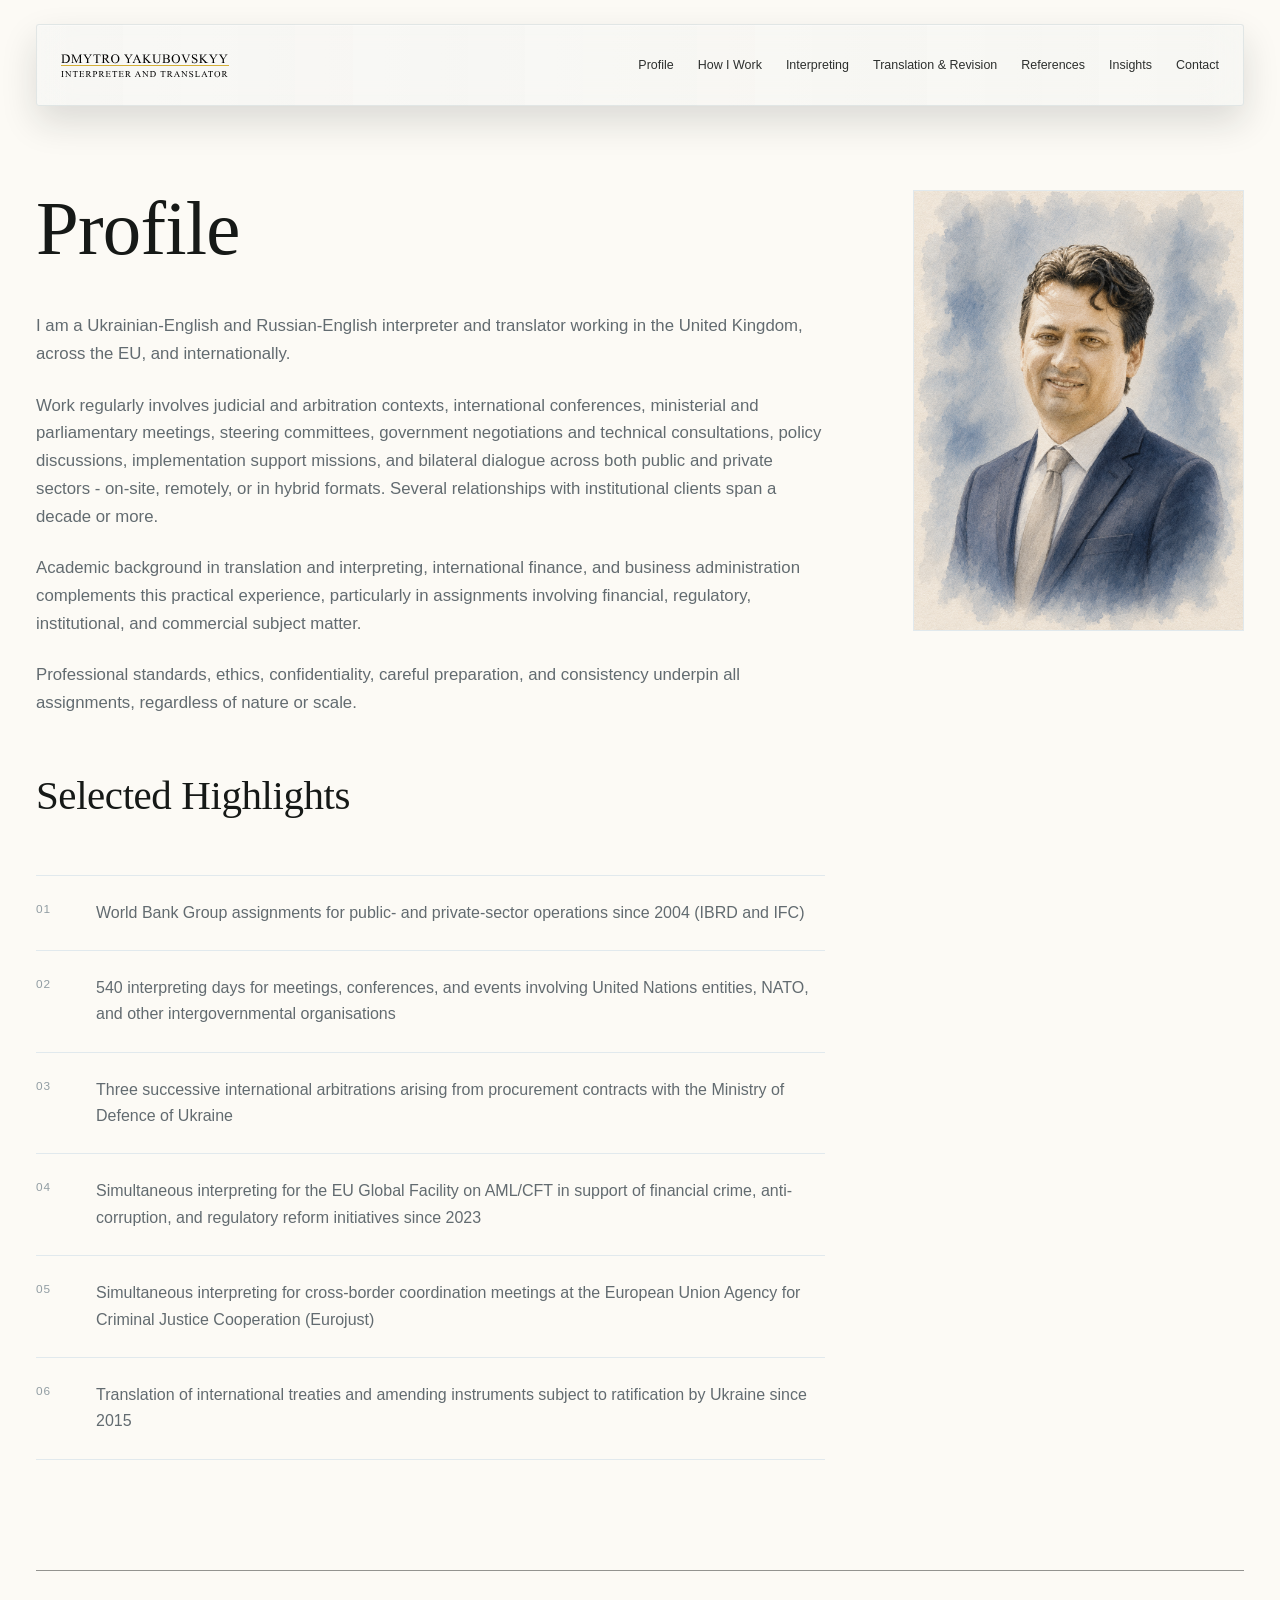
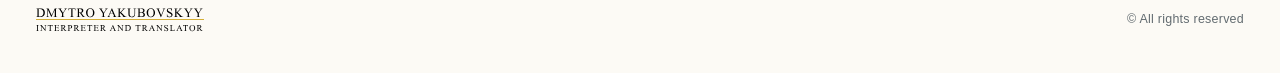
<file: about.html>
<!doctype html>
<html lang="en">
<head>
  <meta charset="utf-8">
  <meta name="viewport" content="width=device-width, initial-scale=1">
  <script src="nav.js" defer></script>
  <title>Profile | Dmytro Yakubovskyy</title>
  <link rel="stylesheet" href="page.css">
</head>
<body>
  <header class="site-header">
    <nav class="nav" aria-label="Main navigation">
      <a class="brand" href="index.html" aria-label="Dmytro Yakubovskyy home"><img class="site-logo" src="assets/logo.svg" alt="Dmytro Yakubovskyy, Interpreter and Translator"></a>
      <button class="menu-toggle" type="button" aria-expanded="false" aria-label="Open navigation menu"></button>
      <div class="nav-links">
        <a href="about.html">Profile</a>
        <a href="how-i-work.html">How I Work</a>
        <a href="interpreting.html">Interpreting</a>
        <a href="translation.html">Translation & Revision</a>
        <a href="engagements.html">References</a>
        <a href="insights.html">Insights</a>
        <a href="contact.html">Contact</a>
      </div>
    </nav>
  </header>

  <main class="page">
    <div class="page-grid">
      <section>
        <h1>Profile</h1>
        <div class="copy">
          <p>I am a Ukrainian-English and Russian-English interpreter and translator working in the United Kingdom, across the EU, and internationally.</p>
          <p>Work regularly involves judicial and arbitration contexts, international conferences, ministerial and parliamentary meetings, steering committees, government negotiations and technical consultations, policy discussions, implementation support missions, and bilateral dialogue across both public and private sectors - on-site, remotely, or in hybrid formats. Several relationships with institutional clients span a decade or more.</p>
          <p>Academic background in translation and interpreting, international finance, and business administration complements this practical experience, particularly in assignments involving financial, regulatory, institutional, and commercial subject matter.</p>
          <p>Professional standards, ethics, confidentiality, careful preparation, and consistency underpin all assignments, regardless of nature or scale.</p>
        </div>

        <h2>Selected Highlights</h2>
        <div class="highlights">
          <div class="highlight-row">
            <span class="highlight-number">01</span>
            <p>World Bank Group assignments for public- and private-sector operations since 2004 (IBRD and IFC)</p>
          </div>
          <div class="highlight-row">
            <span class="highlight-number">02</span>
            <p>540 interpreting days for meetings, conferences, and events involving United Nations entities, NATO, and other intergovernmental organisations</p>
          </div>
          <div class="highlight-row">
            <span class="highlight-number">03</span>
            <p>Three successive international arbitrations arising from procurement contracts with the Ministry of Defence of Ukraine</p>
          </div>
          <div class="highlight-row">
            <span class="highlight-number">04</span>
            <p>Simultaneous interpreting for the EU Global Facility on AML/CFT in support of financial crime, anti-corruption, and regulatory reform initiatives since 2023</p>
          </div>
          <div class="highlight-row">
            <span class="highlight-number">05</span>
            <p>Simultaneous interpreting for cross-border coordination meetings at the European Union Agency for Criminal Justice Cooperation (Eurojust)</p>
          </div>
          <div class="highlight-row">
            <span class="highlight-number">06</span>
            <p>Translation of international treaties and amending instruments subject to ratification by Ukraine since 2015</p>
          </div>
        </div>
      </section>

      <aside class="visual-stack" aria-label="Profile image">
        <div class="visual-frame visual-frame--original">
          <img class="visual portrait" src="assets/about-portrait-warm.png" alt="Portrait of Dmytro Yakubovskyy">
        </div>
      </aside>
    </div>
  </main>

  <footer>
    <div class="footer-inner">
      <img class="footer-logo" src="assets/logo.svg" alt="Dmytro Yakubovskyy, Interpreter and Translator">
      <p class="footer-credit">© All rights reserved</p>
    </div>
  </footer>
</body>
</html>
</file>
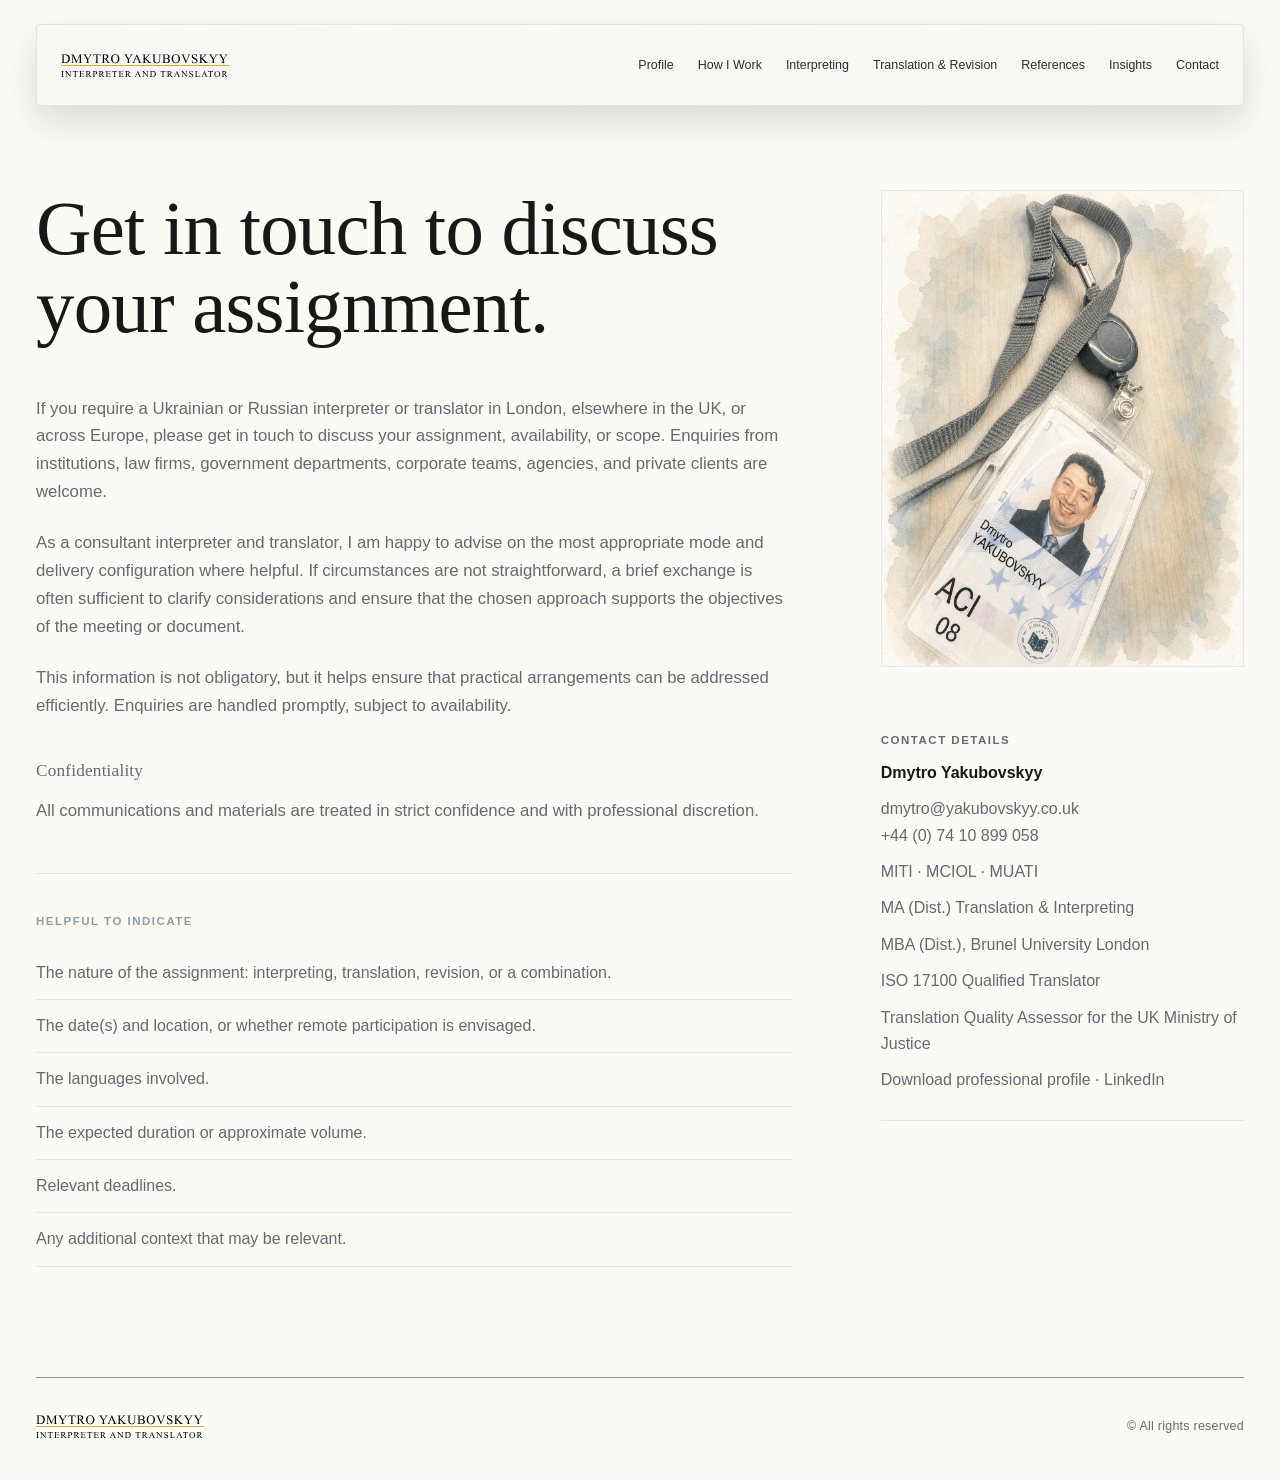
<file: contact.html>
<!doctype html>
<html lang="en">
<head>
  <meta charset="utf-8">
  <meta name="viewport" content="width=device-width, initial-scale=1">
  <script src="nav.js" defer></script>
  <title>Contact | Dmytro Yakubovskyy</title>
  <style>
    :root {
      --paper: #fcfaf5;
      --surface: #ffffff;
      --ink: #161917;
      --muted: #626b70;
      --quiet: #919da3;
      --line: #e1e9ed;
      --accent: #58717c;
      --gold: #b69650;
      --measure: 72rem;
      --serif: "Iowan Old Style", "Palatino Linotype", Palatino, Georgia, serif;
      --sans: Inter, "Segoe UI", Roboto, Arial, sans-serif;
    }

    * {
      box-sizing: border-box;
    }

    html {
      scroll-behavior: smooth;
    }

    body {
      margin: 0;
      background: var(--paper);
      color: var(--ink);
      font-family: var(--sans);
      font-size: 16px;
      line-height: 1.65;
    }

    a {
      color: inherit;
      text-decoration: none;
    }

    .site-header {
      position: fixed;
      top: 24px;
      left: 0;
      right: 0;
      z-index: 10;
      pointer-events: none;
    }

    .nav {
      position: relative;
      width: min(1280px, calc(100% - 72px));
      min-height: 82px;
      margin: 0 auto;
      padding: 0 24px;
      display: flex;
      align-items: center;
      justify-content: space-between;
      gap: 34px;
      overflow: hidden;
      border: 1px solid rgba(205, 215, 216, 0.54);
      border-radius: 3px;
      background: linear-gradient(90deg, rgba(255, 255, 255, 0.12), rgba(255, 255, 255, 0.04)), rgba(236, 239, 237, 0.31);
      box-shadow: 0 16px 36px rgba(20, 28, 30, 0.14), inset 0 1px 0 rgba(255, 255, 255, 0.32);
      backdrop-filter: blur(18px) saturate(0.96);
      -webkit-backdrop-filter: blur(18px) saturate(0.96);
      pointer-events: auto;
    }

    .brand,
    .nav-links {
      position: relative;
      z-index: 1;
    }

    .brand {
      min-width: 0;
      min-height: 58px;
      display: flex;
      align-items: center;
      justify-content: flex-start;
    }

    .site-logo {
      width: 168px;
      height: 36px;
      display: block;
    }

    .nav-links {
      min-height: 58px;
      display: flex;
      align-items: center;
      justify-content: flex-end;
      margin-left: auto;
      gap: 24px;
      color: rgba(22, 25, 23, 0.9);
      font-size: 0.78rem;
      white-space: nowrap;
    }

    .nav-links a {
      position: relative;
      min-height: 58px;
      display: inline-flex;
      align-items: center;
    }

    .nav-links a::after {
      content: "";
      position: absolute;
      left: 0;
      bottom: 16px;
      width: 0;
      height: 1px;
      background: var(--gold);
      transition: width 180ms ease;
    }

    .nav-links a:hover::after {
      width: 100%;
    }

    .menu-toggle {
      display: none;
    }

    .page {
      min-height: 100vh;
      padding: 190px max(36px, calc((100vw - 1280px) / 2 + 36px)) 96px;
    }

    .page-grid {
      display: grid;
      grid-template-columns: minmax(0, 1fr) minmax(320px, 0.48fr);
      gap: 88px;
      align-items: start;
    }

    .eyebrow,
    .meta-label {
      color: var(--quiet);
      font-size: 0.72rem;
      font-weight: 700;
      letter-spacing: 0.13em;
      text-transform: uppercase;
    }

    h1,
    h2,
    h3 {
      margin: 0;
      font-family: var(--serif);
      font-weight: 500;
      line-height: 1.02;
      letter-spacing: -0.01em;
    }

    h1 {
      max-width: 900px;
      margin-top: 0;
      font-size: clamp(3rem, 6vw, 5.6rem);
    }

    .copy {
      margin-top: 44px;
      display: grid;
      gap: 24px;
      max-width: 760px;
      color: var(--muted);
      font-size: 1.05rem;
    }

    .copy p {
      margin: 0;
    }

    .contact-main .copy {
      margin-top: 0;
    }

    .copy h2 {
      margin: 18px 0 -6px;
      font-size: 1.08rem;
      font-weight: 500;
      letter-spacing: 0.01em;
    }

    .contact-main {
      display: grid;
      gap: 48px;
    }

    .panel {
      display: grid;
      gap: 28px;
    }

    .contact-visual {
      aspect-ratio: 4 / 5.25;
      border: 1px solid var(--line);
      overflow: hidden;
      background: var(--surface);
    }

    .contact-visual img {
      width: 100%;
      height: 100%;
      display: block;
      object-fit: cover;
      object-position: center;
    }

    .panel-section {
      padding: 26px 0;
      border-bottom: 1px solid var(--line);
    }

    .panel-section p {
      margin: 10px 0 0;
      color: var(--muted);
    }

    .contact-details strong {
      color: var(--ink);
      font-weight: 600;
    }

    .enquiry-list {
      margin: 16px 0 0;
      padding: 0;
      display: grid;
      list-style: none;
    }

    .enquiry-list li {
      padding: 13px 0;
      border-bottom: 1px solid var(--line);
      color: var(--muted);
    }

    .helpful-panel {
      max-width: 760px;
      padding-top: 26px;
      border-top: 1px solid var(--line);
    }

    .actions {
      margin-top: 42px;
      display: flex;
      flex-wrap: wrap;
      gap: 14px;
    }

    .button {
      min-height: 48px;
      display: inline-flex;
      align-items: center;
      justify-content: center;
      padding: 12px 20px;
      border: 1px solid rgba(22, 25, 23, 0.82);
      border-radius: 8px;
      font-size: 0.92rem;
      transition: transform 180ms ease, background 180ms ease, border-color 180ms ease;
    }

    .button.primary {
      background: var(--ink);
      color: var(--surface);
    }

    .button.secondary {
      border-color: var(--line);
      background: rgba(255, 255, 255, 0.62);
    }

    .button:hover {
      transform: translateY(-1px);
      border-color: var(--gold);
    }

    footer {
      padding: 14px 0 36px;
      background: var(--paper);
      color: #424743;
      font-size: 0.86rem;
    }

    .footer-inner {
      width: min(1494px, calc(100% - 72px));
      margin: 0 auto;
      padding-top: 30px;
      border-top: 1px solid rgba(22, 25, 23, 0.46);
      display: flex;
      align-items: center;
      justify-content: space-between;
      gap: 18px;
    }

    .footer-logo {
      width: 168px;
      height: 36px;
      display: block;
    }

    .footer-credit {
      margin: 0;
      color: var(--muted);
      font-size: 0.78rem;
      letter-spacing: 0.02em;
    }

    @media (max-width: 900px) {
      .nav {
        width: min(100% - 24px, var(--measure));
        min-height: 68px;
        overflow: visible;
      }

      .menu-toggle {
        position: relative;
        width: 40px;
        min-height: 40px;
        margin-left: auto;
        padding: 0;
        display: inline-flex;
        align-items: center;
        justify-content: center;
        border: 0;
        background: transparent;
        color: var(--ink);
        cursor: pointer;
      }

      .menu-toggle::before,
      .menu-toggle::after {
        content: "";
        position: absolute;
        width: 22px;
        height: 1px;
        background: currentColor;
        transition: transform 180ms ease, top 180ms ease, box-shadow 180ms ease;
      }

      .menu-toggle::before {
        top: 13px;
        box-shadow: 0 7px 0 currentColor;
      }

      .menu-toggle::after {
        top: 27px;
      }

      .menu-toggle[aria-expanded="true"]::before {
        top: 20px;
        box-shadow: none;
        transform: rotate(45deg);
      }

      .menu-toggle[aria-expanded="true"]::after {
        top: 20px;
        transform: rotate(-45deg);
      }

      .nav-links {
        display: none;
      }

      .nav-links.is-open {
        position: absolute;
        top: calc(100% + 8px);
        left: 0;
        right: 0;
        padding: 12px 24px 18px;
        display: flex;
        flex-direction: column;
        align-items: stretch;
        gap: 0;
        border: 1px solid rgba(205, 215, 216, 0.66);
        border-radius: 3px;
        background: rgba(244, 246, 244, 0.94);
        box-shadow: 0 18px 36px rgba(20, 28, 30, 0.14);
        backdrop-filter: blur(18px);
        -webkit-backdrop-filter: blur(18px);
      }

      .nav-links.is-open a {
        min-height: 48px;
        border-bottom: 1px solid var(--line);
      }

      .nav-links.is-open a:last-child {
        border-bottom: 0;
      }

      .page {
        padding: 138px 18px 70px;
      }

      .page-grid {
        grid-template-columns: 1fr;
        gap: 54px;
      }
    }

    @media (max-width: 620px) {
      h1 {
        font-size: 2.4rem;
      }

      .actions,
      .footer-inner {
        width: min(100% - 36px, var(--measure));
        flex-direction: column;
      }

      footer {
        padding: 8px 0 14px;
        font-size: 0.58rem;
      }

      .contact-visual {
        aspect-ratio: 4 / 4.7;
      }

      .footer-inner {
        padding-top: 12px;
        gap: 4px;
      }

      .footer-logo {
        width: 142px;
        height: auto;
      }

      .button {
        width: 100%;
      }
    }
  </style>
</head>
<body>
  <header class="site-header">
    <nav class="nav" aria-label="Main navigation">
      <a class="brand" href="index.html" aria-label="Dmytro Yakubovskyy home"><img class="site-logo" src="assets/logo.svg" alt="Dmytro Yakubovskyy, Interpreter and Translator"></a>
      <button class="menu-toggle" type="button" aria-expanded="false" aria-label="Open navigation menu"></button>
      <div class="nav-links">
        <a href="about.html">Profile</a>
        <a href="how-i-work.html">How I Work</a>
        <a href="interpreting.html">Interpreting</a>
        <a href="translation.html">Translation & Revision</a>
        <a href="engagements.html">References</a>
        <a href="insights.html">Insights</a>
        <a href="contact.html">Contact</a>
      </div>
    </nav>
  </header>

  <main class="page">
    <div class="page-grid">
      <section class="contact-main">
        <h1>Get in touch to discuss your assignment.</h1>
        <div>
          <div class="copy">
            <p>If you require a Ukrainian or Russian interpreter or translator in London, elsewhere in the UK, or across Europe, please get in touch to discuss your assignment, availability, or scope. Enquiries from institutions, law firms, government departments, corporate teams, agencies, and private clients are welcome.</p>
            <p>As a consultant interpreter and translator, I am happy to advise on the most appropriate mode and delivery configuration where helpful. If circumstances are not straightforward, a brief exchange is often sufficient to clarify considerations and ensure that the chosen approach supports the objectives of the meeting or document.</p>
            <p>This information is not obligatory, but it helps ensure that practical arrangements can be addressed efficiently. Enquiries are handled promptly, subject to availability.</p>
            <h2>Confidentiality</h2>
            <p>All communications and materials are treated in strict confidence and with professional discretion.</p>
          </div>
        </div>

        <div class="helpful-panel">
          <p class="meta-label">Helpful to indicate</p>
          <ul class="enquiry-list">
            <li>The nature of the assignment: interpreting, translation, revision, or a combination.</li>
            <li>The date(s) and location, or whether remote participation is envisaged.</li>
            <li>The languages involved.</li>
            <li>The expected duration or approximate volume.</li>
            <li>Relevant deadlines.</li>
            <li>Any additional context that may be relevant.</li>
          </ul>
        </div>
      </section>

      <aside class="panel" aria-label="Contact details">
        <div class="contact-visual">
          <img src="assets/contact-badge-watercolor.png" alt="Watercolor conference badge with interpreter identification">
        </div>

        <div class="panel-section contact-details">
          <p class="meta-label">Contact details</p>
          <p><strong>Dmytro Yakubovskyy</strong></p>
          <p><a href="mailto:dmytro@yakubovskyy.co.uk">dmytro@yakubovskyy.co.uk</a><br><a href="tel:+447410899058">+44 (0) 74 10 899 058</a></p>
          <p>MITI · MCIOL · MUATI</p>
          <p>MA (Dist.) Translation &amp; Interpreting</p>
          <p>MBA (Dist.), Brunel University London</p>
          <p>ISO 17100 Qualified Translator</p>
          <p>Translation Quality Assessor for the UK Ministry of Justice</p>
          <p><a href="#">Download professional profile</a> · <a href="#">LinkedIn</a></p>
        </div>
      </aside>
    </div>
  </main>

  <footer>
    <div class="footer-inner">
      <img class="footer-logo" src="assets/logo.svg" alt="Dmytro Yakubovskyy, Interpreter and Translator">
      <p class="footer-credit">© All rights reserved</p>
    </div>
  </footer>
</body>
</html>
</file>
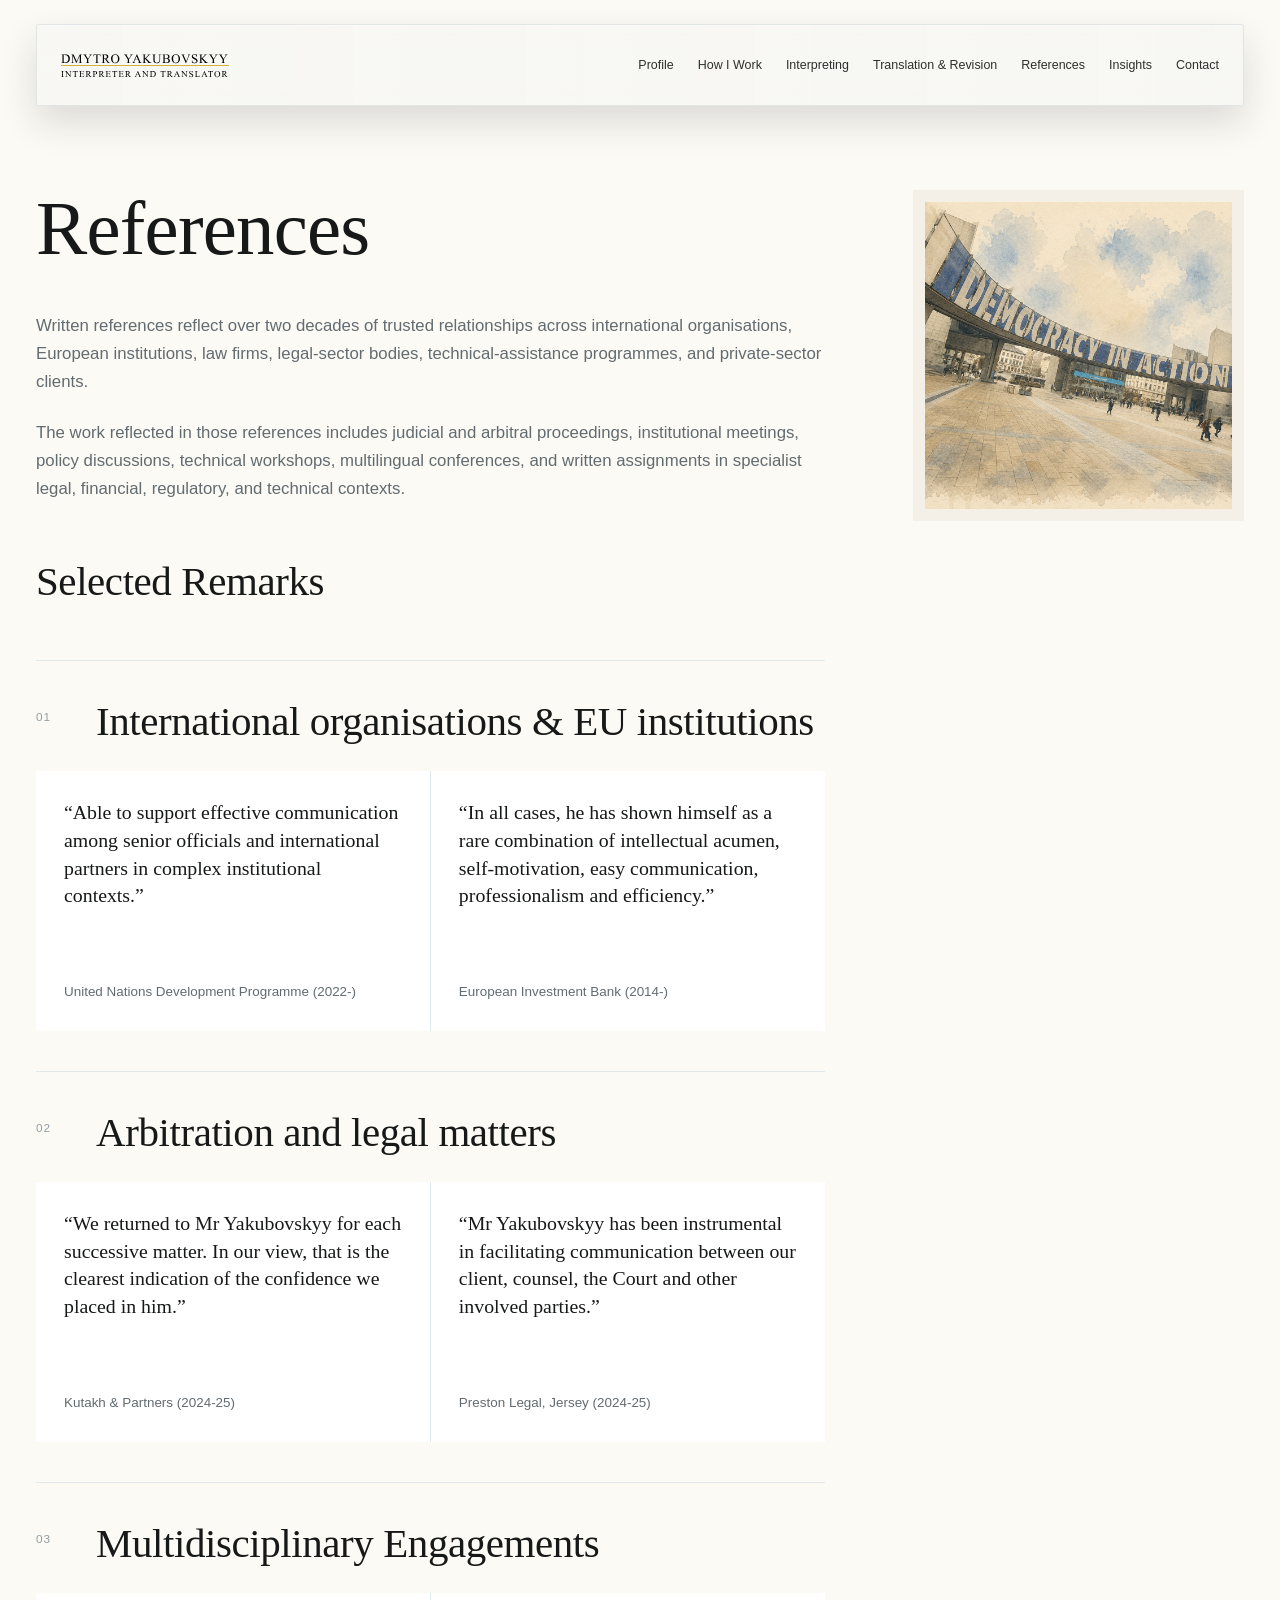
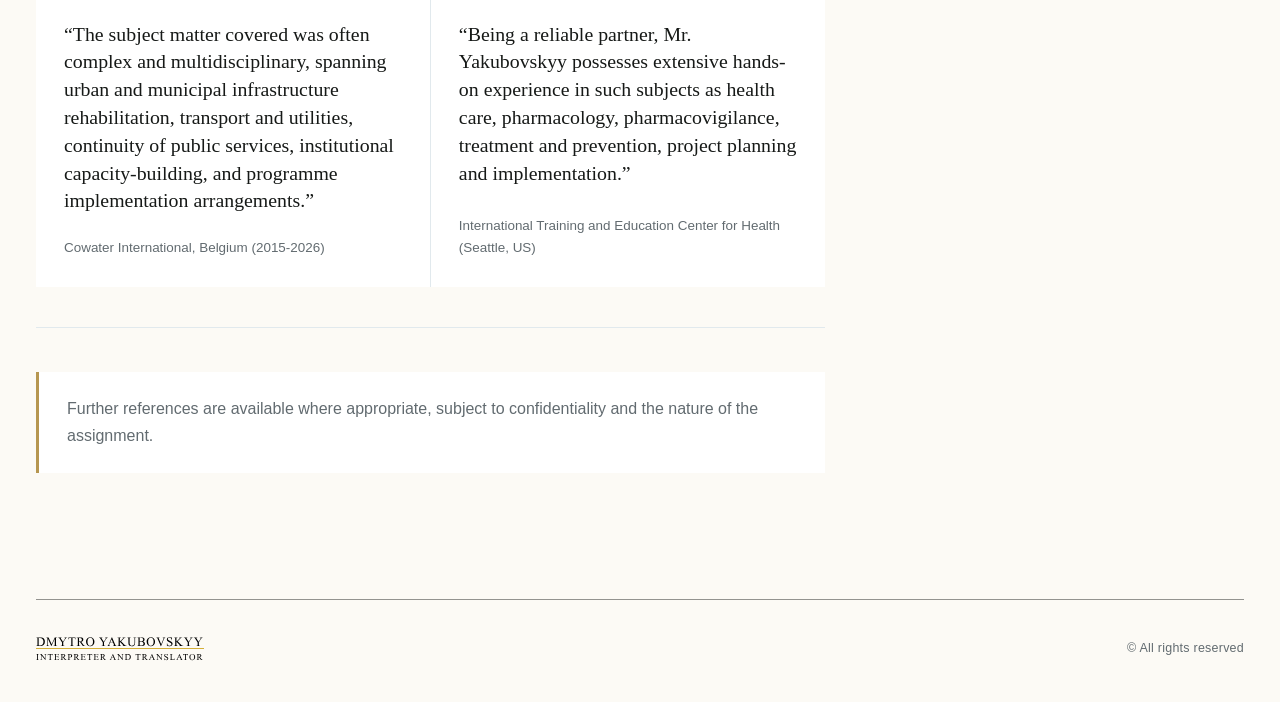
<file: engagements.html>
<!doctype html>
<html lang="en">
<head>
  <meta charset="utf-8">
  <meta name="viewport" content="width=device-width, initial-scale=1">
  <script src="nav.js" defer></script>
  <title>References | Dmytro Yakubovskyy</title>
  <link rel="stylesheet" href="page.css">
</head>
<body>
  <header class="site-header">
    <nav class="nav" aria-label="Main navigation">
      <a class="brand" href="index.html" aria-label="Dmytro Yakubovskyy home"><img class="site-logo" src="assets/logo.svg" alt="Dmytro Yakubovskyy, Interpreter and Translator"></a>
      <button class="menu-toggle" type="button" aria-expanded="false" aria-label="Open navigation menu"></button>
      <div class="nav-links">
        <a href="about.html">Profile</a>
        <a href="how-i-work.html">How I Work</a>
        <a href="interpreting.html">Interpreting</a>
        <a href="translation.html">Translation & Revision</a>
        <a href="engagements.html">References</a>
        <a href="insights.html">Insights</a>
        <a href="contact.html">Contact</a>
      </div>
    </nav>
  </header>

  <main class="page">
    <div class="page-grid">
      <section>
        <h1>References</h1>
        <div class="copy">
          <p>Written references reflect over two decades of trusted relationships across international organisations, European institutions, law firms, legal-sector bodies, technical-assistance programmes, and private-sector clients.</p>
          <p>The work reflected in those references includes judicial and arbitral proceedings, institutional meetings, policy discussions, technical workshops, multilingual conferences, and written assignments in specialist legal, financial, regulatory, and technical contexts.</p>
        </div>

        <h2>Selected Remarks</h2>
        <div class="remarks">
          <section class="remark-group">
            <div class="remark-group-header">
              <span>01</span>
              <h2>International organisations & EU institutions</h2>
            </div>
            <div class="remark-grid">
              <article class="remark">
                <blockquote>“Able to support effective communication among senior officials and international partners in complex institutional contexts.”</blockquote>
                <cite>United Nations Development Programme (2022-)</cite>
              </article>
              <article class="remark">
                <blockquote>“In all cases, he has shown himself as a rare combination of intellectual acumen, self-motivation, easy communication, professionalism and efficiency.”</blockquote>
                <cite>European Investment Bank (2014-)</cite>
              </article>
            </div>
          </section>

          <section class="remark-group">
            <div class="remark-group-header">
              <span>02</span>
              <h2>Arbitration and legal matters</h2>
            </div>
            <div class="remark-grid">
              <article class="remark">
                <blockquote>“We returned to Mr Yakubovskyy for each successive matter. In our view, that is the clearest indication of the confidence we placed in him.”</blockquote>
                <cite>Kutakh & Partners (2024-25)</cite>
              </article>
              <article class="remark">
                <blockquote>“Mr Yakubovskyy has been instrumental in facilitating communication between our client, counsel, the Court and other involved parties.”</blockquote>
                <cite>Preston Legal, Jersey (2024-25)</cite>
              </article>
            </div>
          </section>

          <section class="remark-group">
            <div class="remark-group-header">
              <span>03</span>
              <h2>Multidisciplinary Engagements</h2>
            </div>
            <div class="remark-grid">
              <article class="remark">
                <blockquote>“The subject matter covered was often complex and multidisciplinary, spanning urban and municipal infrastructure rehabilitation, transport and utilities, continuity of public services, institutional capacity-building, and programme implementation arrangements.”</blockquote>
                <cite>Cowater International, Belgium (2015-2026)</cite>
              </article>
              <article class="remark">
                <blockquote>“Being a reliable partner, Mr. Yakubovskyy possesses extensive hands-on experience in such subjects as health care, pharmacology, pharmacovigilance, treatment and prevention, project planning and implementation.”</blockquote>
                <cite>International Training and Education Center for Health (Seattle, US)</cite>
              </article>
            </div>
          </section>
        </div>

        <p class="closing-note">Further references are available where appropriate, subject to confidentiality and the nature of the assignment.</p>
      </section>

      <aside class="visual-stack credentials-visual">
        <div class="visual-frame visual-frame--original">
          <img class="visual" src="assets/engagements-brussels-watercolor.png" alt="European Parliament area in Brussels with Democracy in Action banner">
        </div>
      </aside>
    </div>
  </main>

  <footer>
    <div class="footer-inner">
      <img class="footer-logo" src="assets/logo.svg" alt="Dmytro Yakubovskyy, Interpreter and Translator">
      <p class="footer-credit">© All rights reserved</p>
    </div>
  </footer>
</body>
</html>
</file>
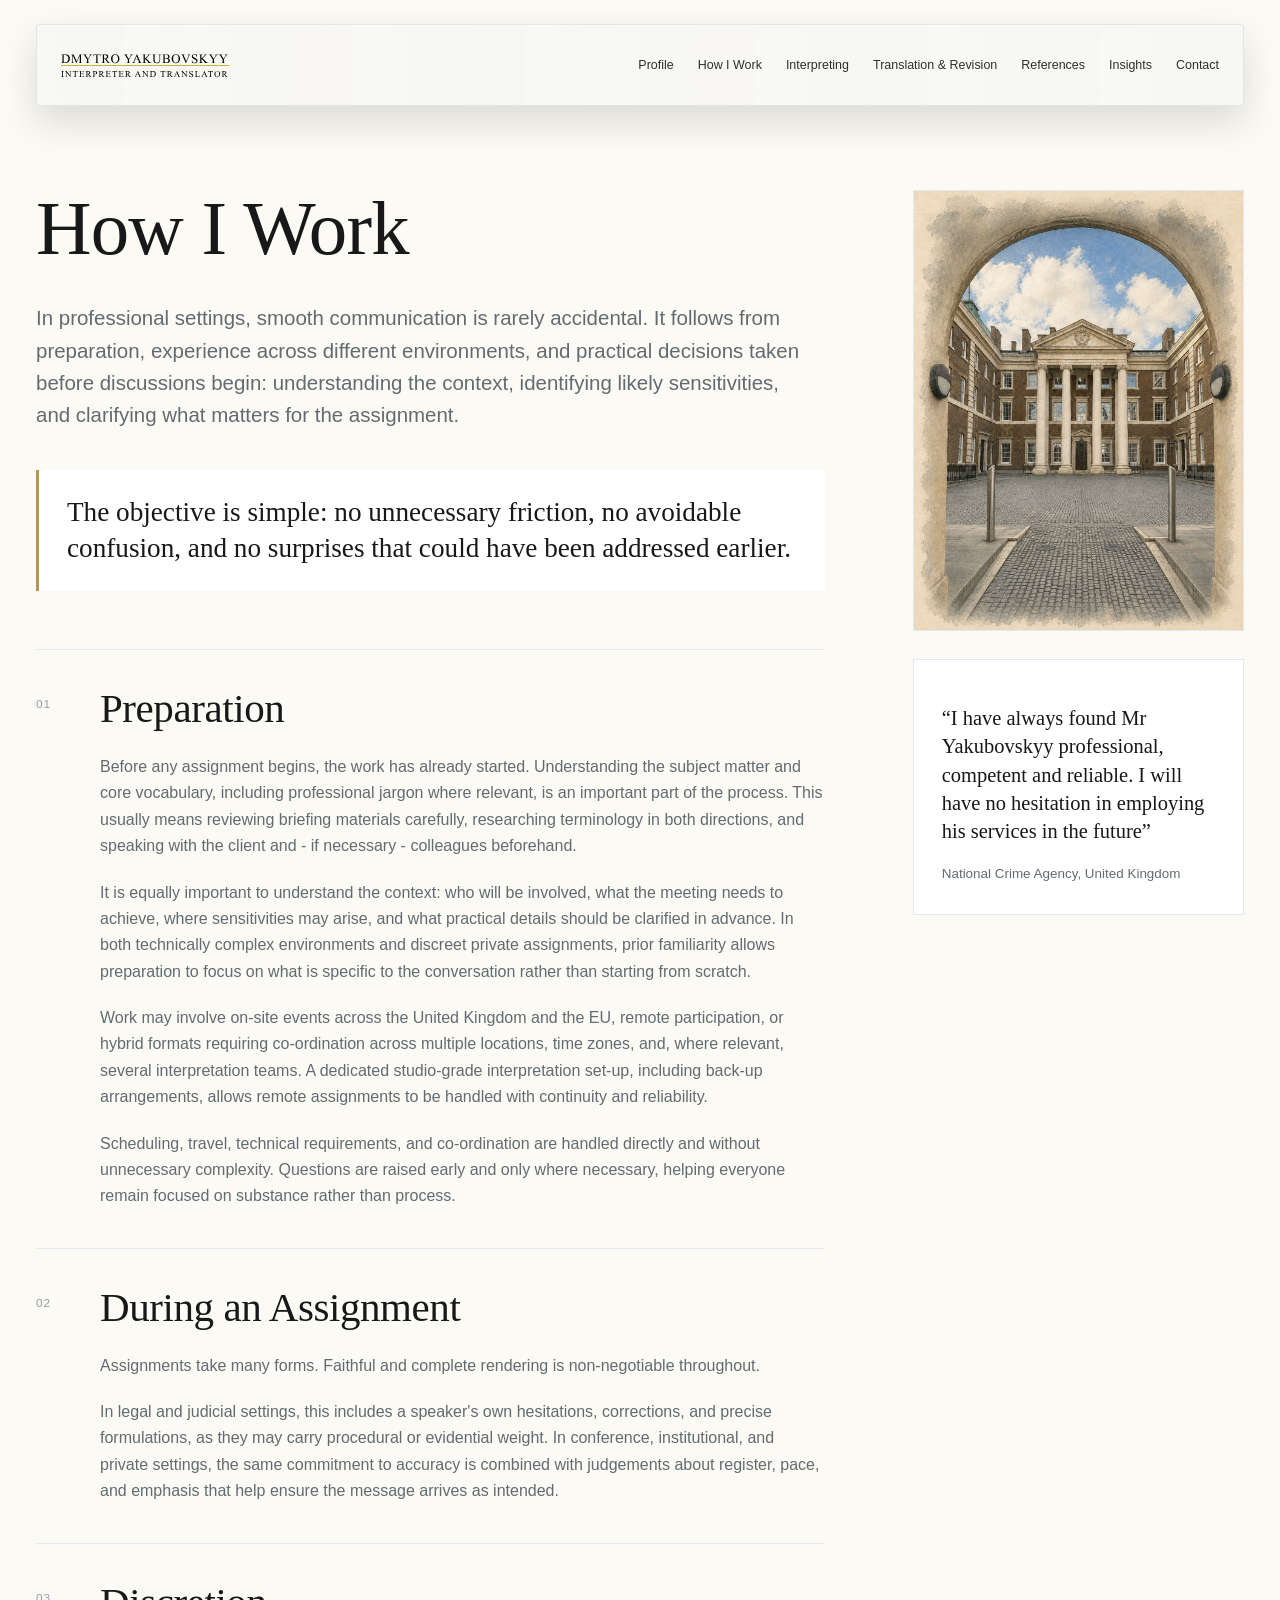
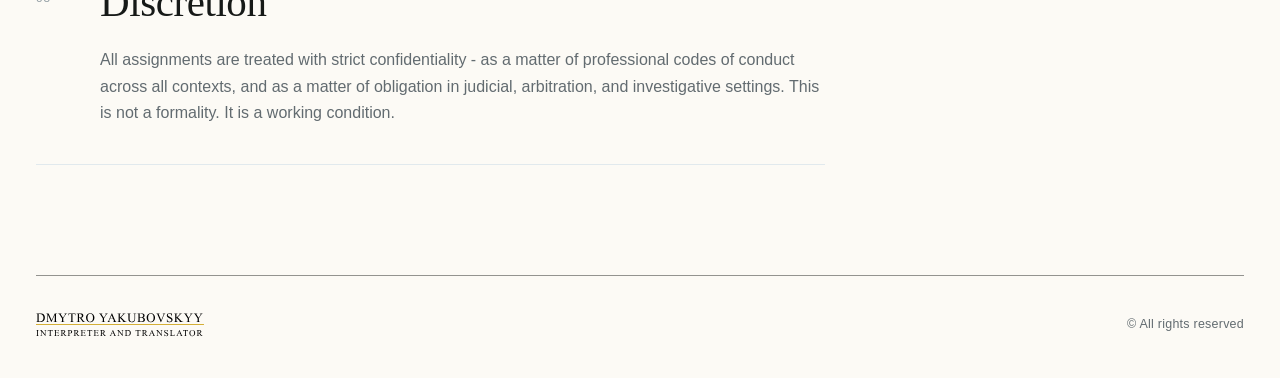
<file: how-i-work.html>
<!doctype html>
<html lang="en">
<head>
  <meta charset="utf-8">
  <meta name="viewport" content="width=device-width, initial-scale=1">
  <script src="nav.js" defer></script>
  <title>How I Work | Dmytro Yakubovskyy</title>
  <link rel="stylesheet" href="page.css">
</head>
<body>
  <header class="site-header">
    <nav class="nav" aria-label="Main navigation">
      <a class="brand" href="index.html" aria-label="Dmytro Yakubovskyy home"><img class="site-logo" src="assets/logo.svg" alt="Dmytro Yakubovskyy, Interpreter and Translator"></a>
      <button class="menu-toggle" type="button" aria-expanded="false" aria-label="Open navigation menu"></button>
      <div class="nav-links">
        <a href="about.html">Profile</a>
        <a href="how-i-work.html">How I Work</a>
        <a href="interpreting.html">Interpreting</a>
        <a href="translation.html">Translation & Revision</a>
        <a href="engagements.html">References</a>
        <a href="insights.html">Insights</a>
        <a href="contact.html">Contact</a>
      </div>
    </nav>
  </header>

  <main class="page">
    <div class="page-grid">
      <section>
        <h1>How I Work</h1>
        <p class="lead">In professional settings, smooth communication is rarely accidental. It follows from preparation, experience across different environments, and practical decisions taken before discussions begin: understanding the context, identifying likely sensitivities, and clarifying what matters for the assignment.</p>
        <p class="objective">The objective is simple: no unnecessary friction, no avoidable confusion, and no surprises that could have been addressed earlier.</p>

        <div class="content-sections">
          <section class="content-section">
            <span class="content-section-number">01</span>
            <div class="content-section-body">
              <h2>Preparation</h2>
              <p>Before any assignment begins, the work has already started. Understanding the subject matter and core vocabulary, including professional jargon where relevant, is an important part of the process. This usually means reviewing briefing materials carefully, researching terminology in both directions, and speaking with the client and - if necessary - colleagues beforehand.</p>
              <p>It is equally important to understand the context: who will be involved, what the meeting needs to achieve, where sensitivities may arise, and what practical details should be clarified in advance. In both technically complex environments and discreet private assignments, prior familiarity allows preparation to focus on what is specific to the conversation rather than starting from scratch.</p>
              <p>Work may involve on-site events across the United Kingdom and the EU, remote participation, or hybrid formats requiring co-ordination across multiple locations, time zones, and, where relevant, several interpretation teams. A dedicated studio-grade interpretation set-up, including back-up arrangements, allows remote assignments to be handled with continuity and reliability.</p>
              <p>Scheduling, travel, technical requirements, and co-ordination are handled directly and without unnecessary complexity. Questions are raised early and only where necessary, helping everyone remain focused on substance rather than process.</p>
            </div>
          </section>

          <section class="content-section">
            <span class="content-section-number">02</span>
            <div class="content-section-body">
              <h2>During an Assignment</h2>
              <p>Assignments take many forms. Faithful and complete rendering is non-negotiable throughout.</p>
              <p>In legal and judicial settings, this includes a speaker's own hesitations, corrections, and precise formulations, as they may carry procedural or evidential weight. In conference, institutional, and private settings, the same commitment to accuracy is combined with judgements about register, pace, and emphasis that help ensure the message arrives as intended.</p>
            </div>
          </section>

          <section class="content-section">
            <span class="content-section-number">03</span>
            <div class="content-section-body">
              <h2>Discretion</h2>
              <p>All assignments are treated with strict confidentiality - as a matter of professional codes of conduct across all contexts, and as a matter of obligation in judicial, arbitration, and investigative settings. This is not a formality. It is a working condition.</p>
            </div>
          </section>
        </div>
      </section>

      <aside class="visual-stack">
        <div class="visual-frame visual-frame--original">
          <img class="visual portrait" src="assets/how-i-work-arch-courtyard.png" alt="British institutional courtyard viewed through a stone arch">
        </div>
        <div class="evidence">
          <blockquote>“I have always found Mr Yakubovskyy professional, competent and reliable. I will have no hesitation in employing his services in the future”</blockquote>
          <cite>National Crime Agency, United Kingdom</cite>
        </div>
      </aside>
    </div>
  </main>

  <footer>
    <div class="footer-inner">
      <img class="footer-logo" src="assets/logo.svg" alt="Dmytro Yakubovskyy, Interpreter and Translator">
      <p class="footer-credit">© All rights reserved</p>
    </div>
  </footer>
</body>
</html>
</file>
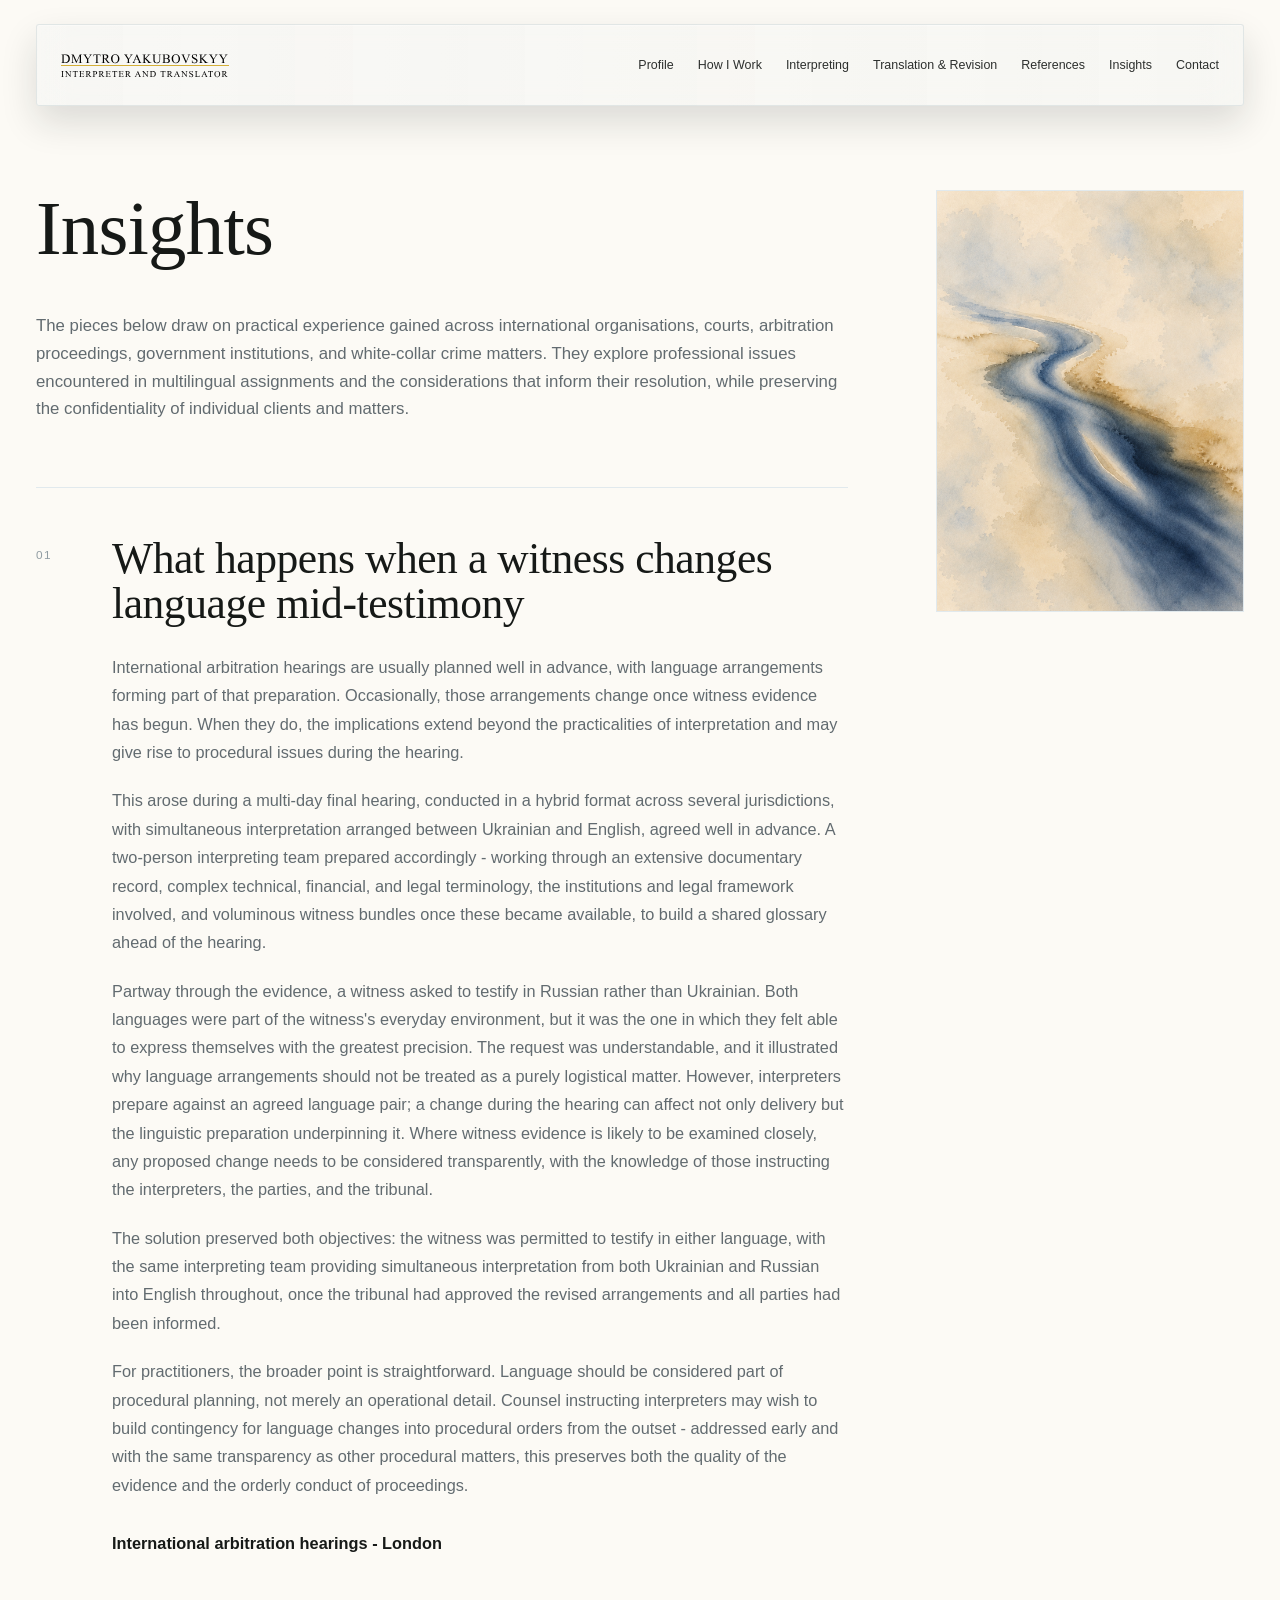
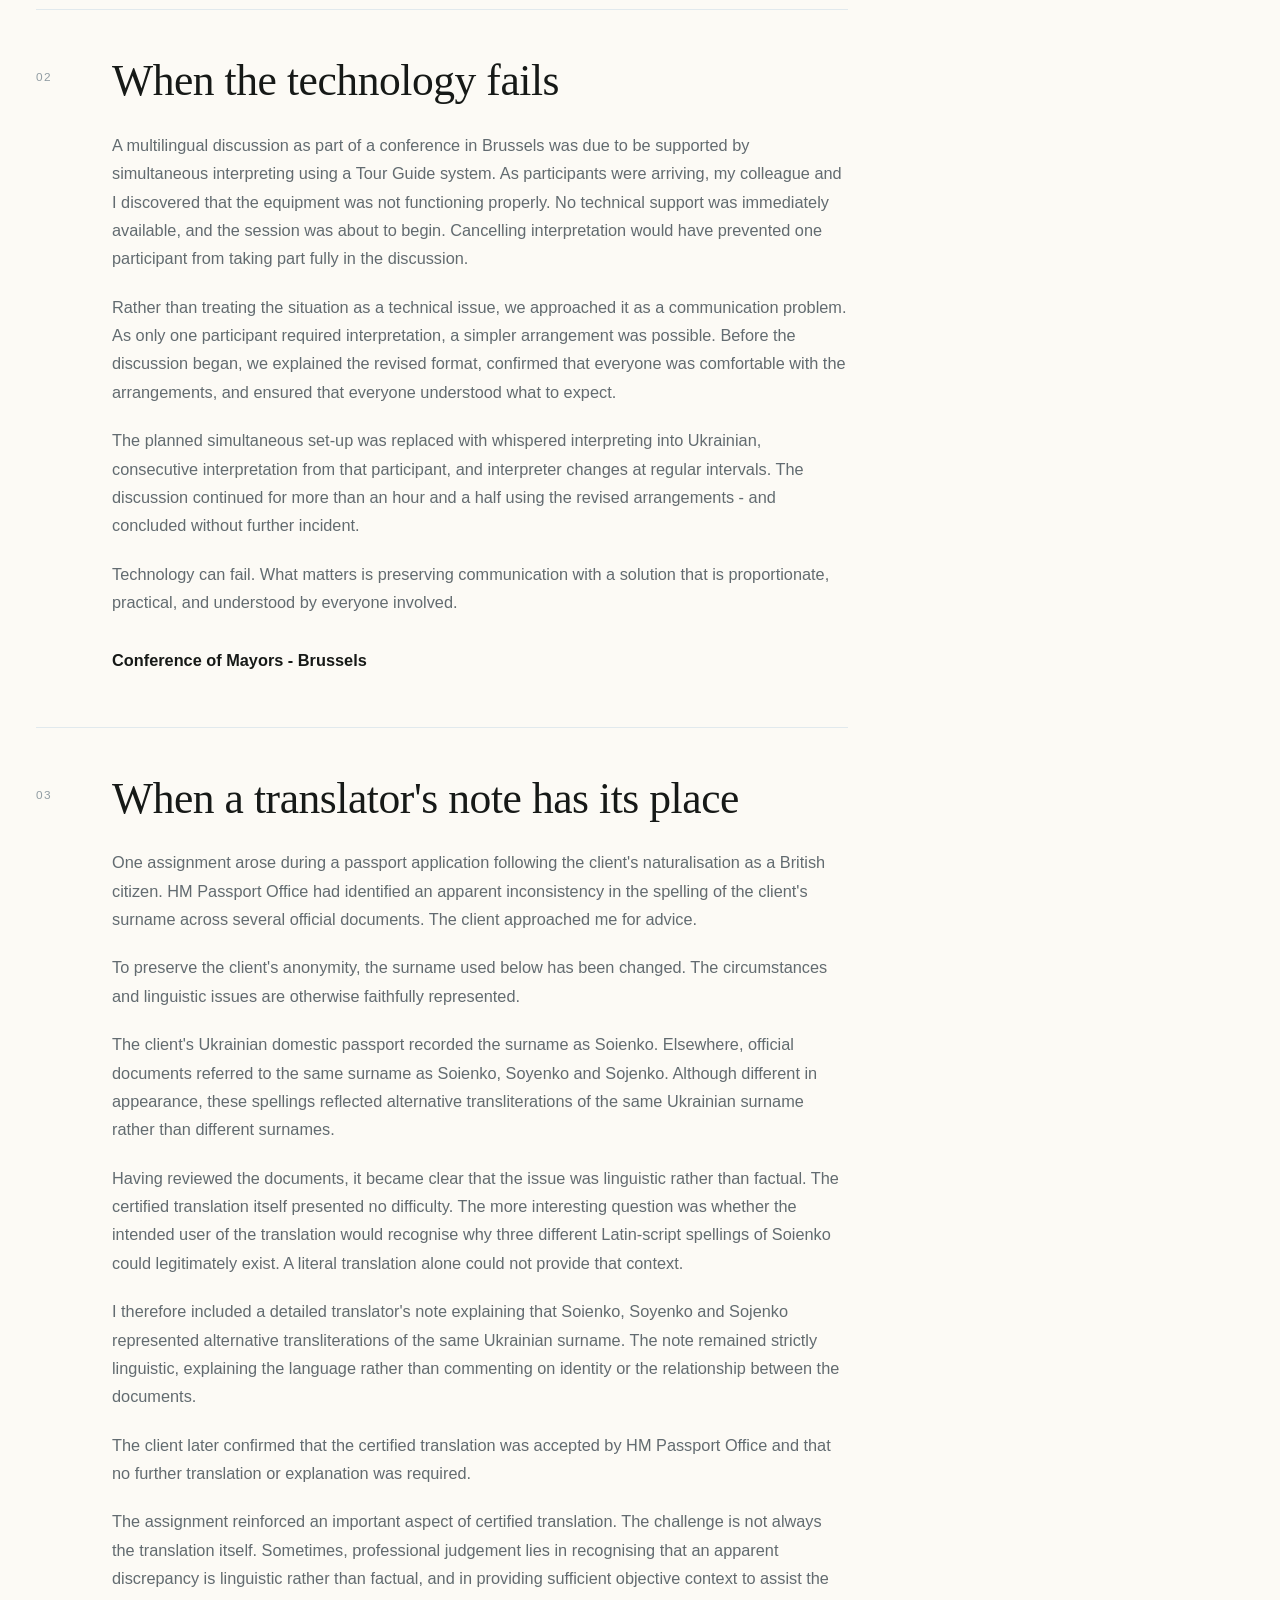
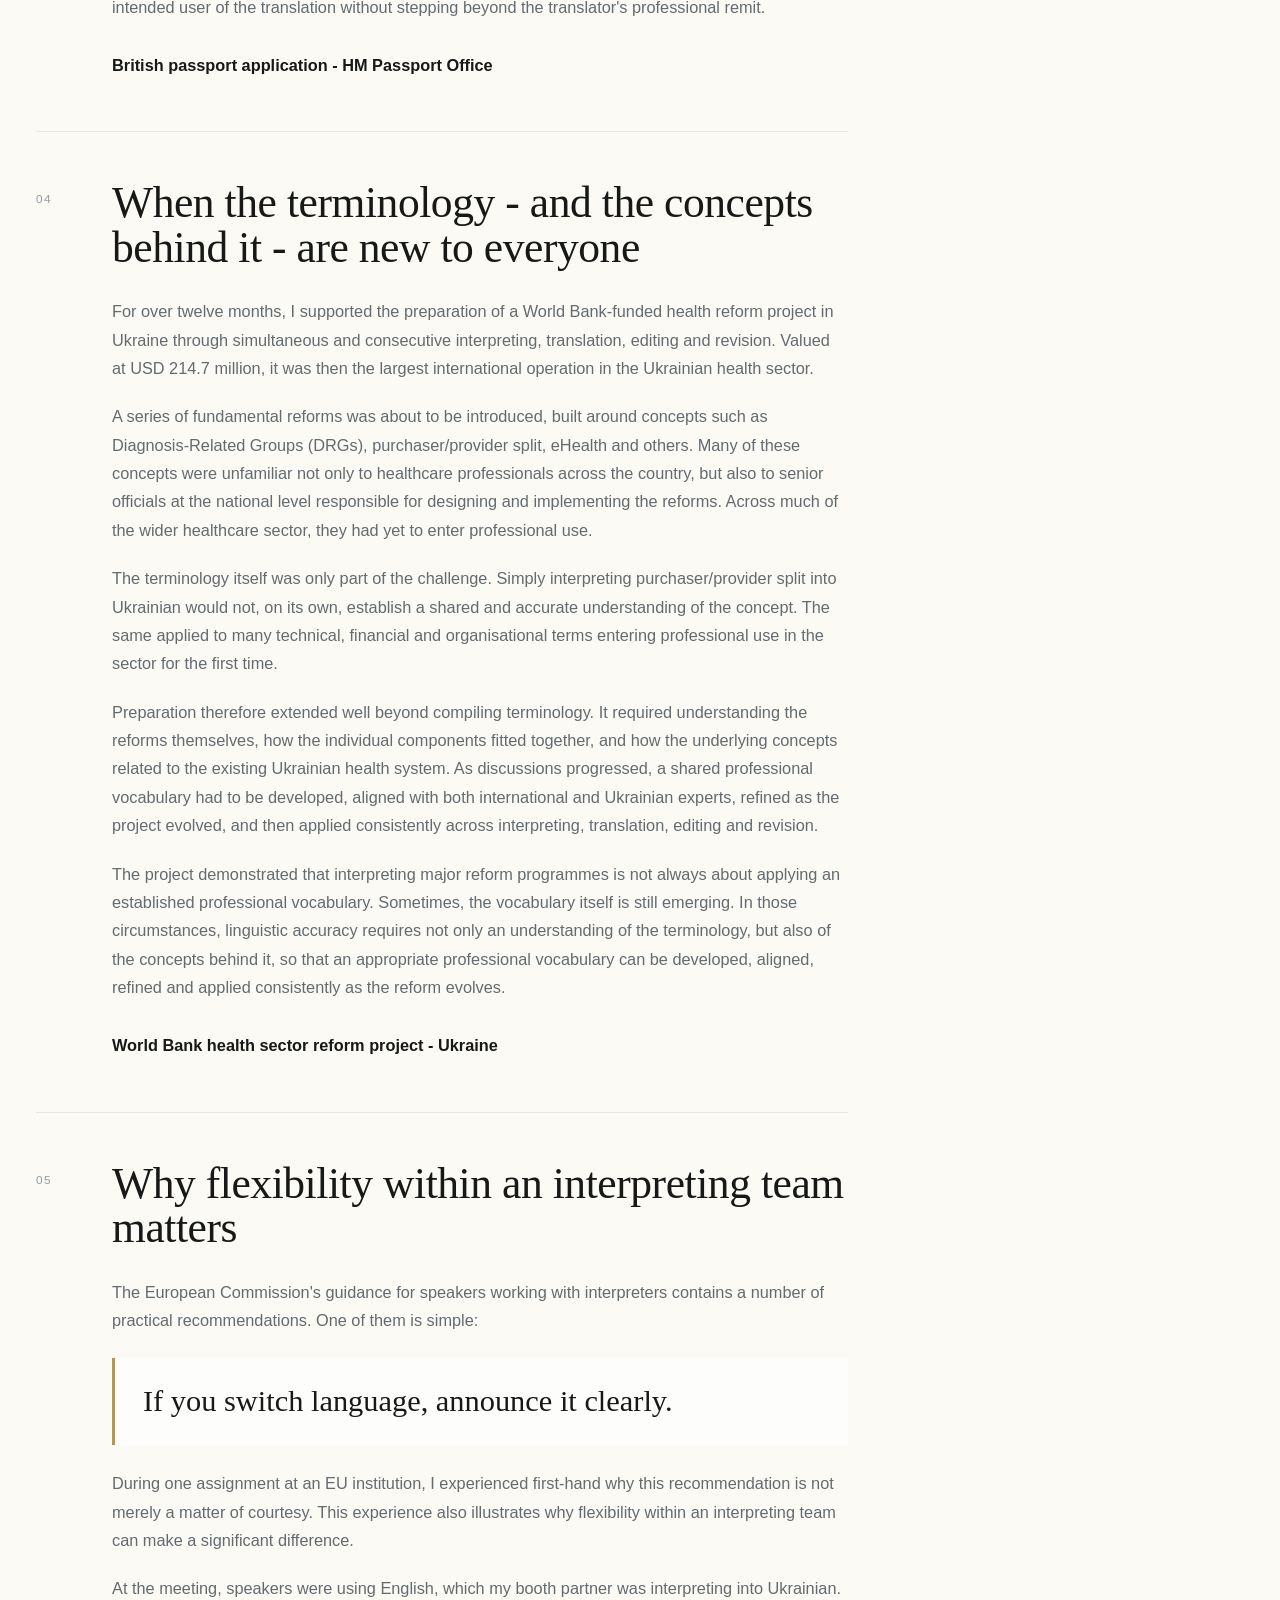
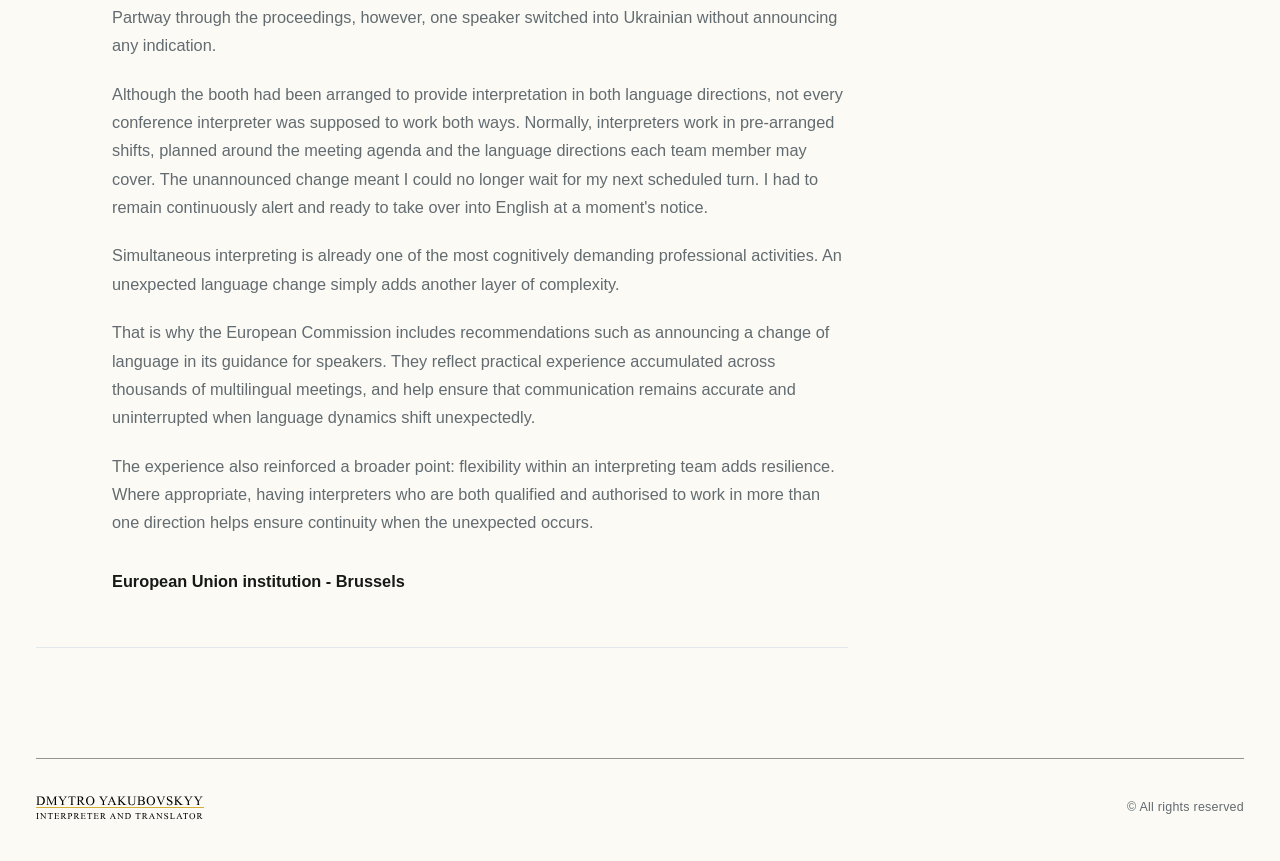
<file: insights.html>
<!doctype html>
<html lang="en">
<head>
  <meta charset="utf-8">
  <meta name="viewport" content="width=device-width, initial-scale=1">
  <script src="nav.js" defer></script>
  <title>Insights | Dmytro Yakubovskyy</title>
  <link rel="stylesheet" href="page.css">
</head>
<body>
  <header class="site-header">
    <nav class="nav" aria-label="Main navigation">
      <a class="brand" href="index.html" aria-label="Dmytro Yakubovskyy home"><img class="site-logo" src="assets/logo.svg" alt="Dmytro Yakubovskyy, Interpreter and Translator"></a>
      <button class="menu-toggle" type="button" aria-expanded="false" aria-label="Open navigation menu"></button>
      <div class="nav-links">
        <a href="about.html">Profile</a>
        <a href="how-i-work.html">How I Work</a>
        <a href="interpreting.html">Interpreting</a>
        <a href="translation.html">Translation & Revision</a>
        <a href="engagements.html">References</a>
        <a href="insights.html">Insights</a>
        <a href="contact.html">Contact</a>
      </div>
    </nav>
  </header>

  <main class="page">
    <div class="page-grid insights-grid">
      <section>
        <h1>Insights</h1>
        <div class="copy">
          <p>The pieces below draw on practical experience gained across international organisations, courts, arbitration proceedings, government institutions, and white-collar crime matters. They explore professional issues encountered in multilingual assignments and the considerations that inform their resolution, while preserving the confidentiality of individual clients and matters.</p>
        </div>

        <div class="insight-list">
          <article class="insight-entry">
            <span class="insight-number">01</span>
            <div class="insight-body">
              <h2>What happens when a witness changes language mid-testimony</h2>
              <p>International arbitration hearings are usually planned well in advance, with language arrangements forming part of that preparation. Occasionally, those arrangements change once witness evidence has begun. When they do, the implications extend beyond the practicalities of interpretation and may give rise to procedural issues during the hearing.</p>
              <p>This arose during a multi-day final hearing, conducted in a hybrid format across several jurisdictions, with simultaneous interpretation arranged between Ukrainian and English, agreed well in advance. A two-person interpreting team prepared accordingly - working through an extensive documentary record, complex technical, financial, and legal terminology, the institutions and legal framework involved, and voluminous witness bundles once these became available, to build a shared glossary ahead of the hearing.</p>
              <p>Partway through the evidence, a witness asked to testify in Russian rather than Ukrainian. Both languages were part of the witness's everyday environment, but it was the one in which they felt able to express themselves with the greatest precision. The request was understandable, and it illustrated why language arrangements should not be treated as a purely logistical matter. However, interpreters prepare against an agreed language pair; a change during the hearing can affect not only delivery but the linguistic preparation underpinning it. Where witness evidence is likely to be examined closely, any proposed change needs to be considered transparently, with the knowledge of those instructing the interpreters, the parties, and the tribunal.</p>
              <p>The solution preserved both objectives: the witness was permitted to testify in either language, with the same interpreting team providing simultaneous interpretation from both Ukrainian and Russian into English throughout, once the tribunal had approved the revised arrangements and all parties had been informed.</p>
              <p>For practitioners, the broader point is straightforward. Language should be considered part of procedural planning, not merely an operational detail. Counsel instructing interpreters may wish to build contingency for language changes into procedural orders from the outset - addressed early and with the same transparency as other procedural matters, this preserves both the quality of the evidence and the orderly conduct of proceedings.</p>
              <p class="insight-meta">International arbitration hearings - London</p>
            </div>
          </article>

          <article class="insight-entry">
            <span class="insight-number">02</span>
            <div class="insight-body">
              <h2>When the technology fails</h2>
              <p>A multilingual discussion as part of a conference in Brussels was due to be supported by simultaneous interpreting using a Tour Guide system. As participants were arriving, my colleague and I discovered that the equipment was not functioning properly. No technical support was immediately available, and the session was about to begin. Cancelling interpretation would have prevented one participant from taking part fully in the discussion.</p>
              <p>Rather than treating the situation as a technical issue, we approached it as a communication problem. As only one participant required interpretation, a simpler arrangement was possible. Before the discussion began, we explained the revised format, confirmed that everyone was comfortable with the arrangements, and ensured that everyone understood what to expect.</p>
              <p>The planned simultaneous set-up was replaced with whispered interpreting into Ukrainian, consecutive interpretation from that participant, and interpreter changes at regular intervals. The discussion continued for more than an hour and a half using the revised arrangements - and concluded without further incident.</p>
              <p>Technology can fail. What matters is preserving communication with a solution that is proportionate, practical, and understood by everyone involved.</p>
              <p class="insight-meta">Conference of Mayors - Brussels</p>
            </div>
          </article>

          <article class="insight-entry">
            <span class="insight-number">03</span>
            <div class="insight-body">
              <h2>When a translator's note has its place</h2>
              <p>One assignment arose during a passport application following the client's naturalisation as a British citizen. HM Passport Office had identified an apparent inconsistency in the spelling of the client's surname across several official documents. The client approached me for advice.</p>
              <p>To preserve the client's anonymity, the surname used below has been changed. The circumstances and linguistic issues are otherwise faithfully represented.</p>
              <p>The client's Ukrainian domestic passport recorded the surname as Soienko. Elsewhere, official documents referred to the same surname as Soienko, Soyenko and Sojenko. Although different in appearance, these spellings reflected alternative transliterations of the same Ukrainian surname rather than different surnames.</p>
              <p>Having reviewed the documents, it became clear that the issue was linguistic rather than factual. The certified translation itself presented no difficulty. The more interesting question was whether the intended user of the translation would recognise why three different Latin-script spellings of Soienko could legitimately exist. A literal translation alone could not provide that context.</p>
              <p>I therefore included a detailed translator's note explaining that Soienko, Soyenko and Sojenko represented alternative transliterations of the same Ukrainian surname. The note remained strictly linguistic, explaining the language rather than commenting on identity or the relationship between the documents.</p>
              <p>The client later confirmed that the certified translation was accepted by HM Passport Office and that no further translation or explanation was required.</p>
              <p>The assignment reinforced an important aspect of certified translation. The challenge is not always the translation itself. Sometimes, professional judgement lies in recognising that an apparent discrepancy is linguistic rather than factual, and in providing sufficient objective context to assist the intended user of the translation without stepping beyond the translator's professional remit.</p>
              <p class="insight-meta">British passport application - HM Passport Office</p>
            </div>
          </article>

          <article class="insight-entry">
            <span class="insight-number">04</span>
            <div class="insight-body">
              <h2>When the terminology - and the concepts behind it - are new to everyone</h2>
              <p>For over twelve months, I supported the preparation of a World Bank-funded health reform project in Ukraine through simultaneous and consecutive interpreting, translation, editing and revision. Valued at USD 214.7 million, it was then the largest international operation in the Ukrainian health sector.</p>
              <p>A series of fundamental reforms was about to be introduced, built around concepts such as Diagnosis-Related Groups (DRGs), purchaser/provider split, eHealth and others. Many of these concepts were unfamiliar not only to healthcare professionals across the country, but also to senior officials at the national level responsible for designing and implementing the reforms. Across much of the wider healthcare sector, they had yet to enter professional use.</p>
              <p>The terminology itself was only part of the challenge. Simply interpreting purchaser/provider split into Ukrainian would not, on its own, establish a shared and accurate understanding of the concept. The same applied to many technical, financial and organisational terms entering professional use in the sector for the first time.</p>
              <p>Preparation therefore extended well beyond compiling terminology. It required understanding the reforms themselves, how the individual components fitted together, and how the underlying concepts related to the existing Ukrainian health system. As discussions progressed, a shared professional vocabulary had to be developed, aligned with both international and Ukrainian experts, refined as the project evolved, and then applied consistently across interpreting, translation, editing and revision.</p>
              <p>The project demonstrated that interpreting major reform programmes is not always about applying an established professional vocabulary. Sometimes, the vocabulary itself is still emerging. In those circumstances, linguistic accuracy requires not only an understanding of the terminology, but also of the concepts behind it, so that an appropriate professional vocabulary can be developed, aligned, refined and applied consistently as the reform evolves.</p>
              <p class="insight-meta">World Bank health sector reform project - Ukraine</p>
            </div>
          </article>

          <article class="insight-entry">
            <span class="insight-number">05</span>
            <div class="insight-body">
              <h2>Why flexibility within an interpreting team matters</h2>
              <p>The European Commission's guidance for speakers working with interpreters contains a number of practical recommendations. One of them is simple:</p>
              <blockquote class="insight-note">If you switch language, announce it clearly.</blockquote>
              <p>During one assignment at an EU institution, I experienced first-hand why this recommendation is not merely a matter of courtesy. This experience also illustrates why flexibility within an interpreting team can make a significant difference.</p>
              <p>At the meeting, speakers were using English, which my booth partner was interpreting into Ukrainian. Partway through the proceedings, however, one speaker switched into Ukrainian without announcing any indication.</p>
              <p>Although the booth had been arranged to provide interpretation in both language directions, not every conference interpreter was supposed to work both ways. Normally, interpreters work in pre-arranged shifts, planned around the meeting agenda and the language directions each team member may cover. The unannounced change meant I could no longer wait for my next scheduled turn. I had to remain continuously alert and ready to take over into English at a moment's notice.</p>
              <p>Simultaneous interpreting is already one of the most cognitively demanding professional activities. An unexpected language change simply adds another layer of complexity.</p>
              <p>That is why the European Commission includes recommendations such as announcing a change of language in its guidance for speakers. They reflect practical experience accumulated across thousands of multilingual meetings, and help ensure that communication remains accurate and uninterrupted when language dynamics shift unexpectedly.</p>
              <p>The experience also reinforced a broader point: flexibility within an interpreting team adds resilience. Where appropriate, having interpreters who are both qualified and authorised to work in more than one direction helps ensure continuity when the unexpected occurs.</p>
              <p class="insight-meta">European Union institution - Brussels</p>
            </div>
          </article>
        </div>
      </section>

      <aside class="visual-stack insights-visual" aria-label="Insights image">
        <div class="visual-frame visual-frame--original">
          <img class="visual landscape" src="assets/insights-london-watercolor.png" alt="Watercolor view of London institutions and the River Thames">
        </div>
      </aside>
    </div>
  </main>

  <footer>
    <div class="footer-inner">
      <img class="footer-logo" src="assets/logo.svg" alt="Dmytro Yakubovskyy, Interpreter and Translator">
      <p class="footer-credit">© All rights reserved</p>
    </div>
  </footer>
</body>
</html>
</file>
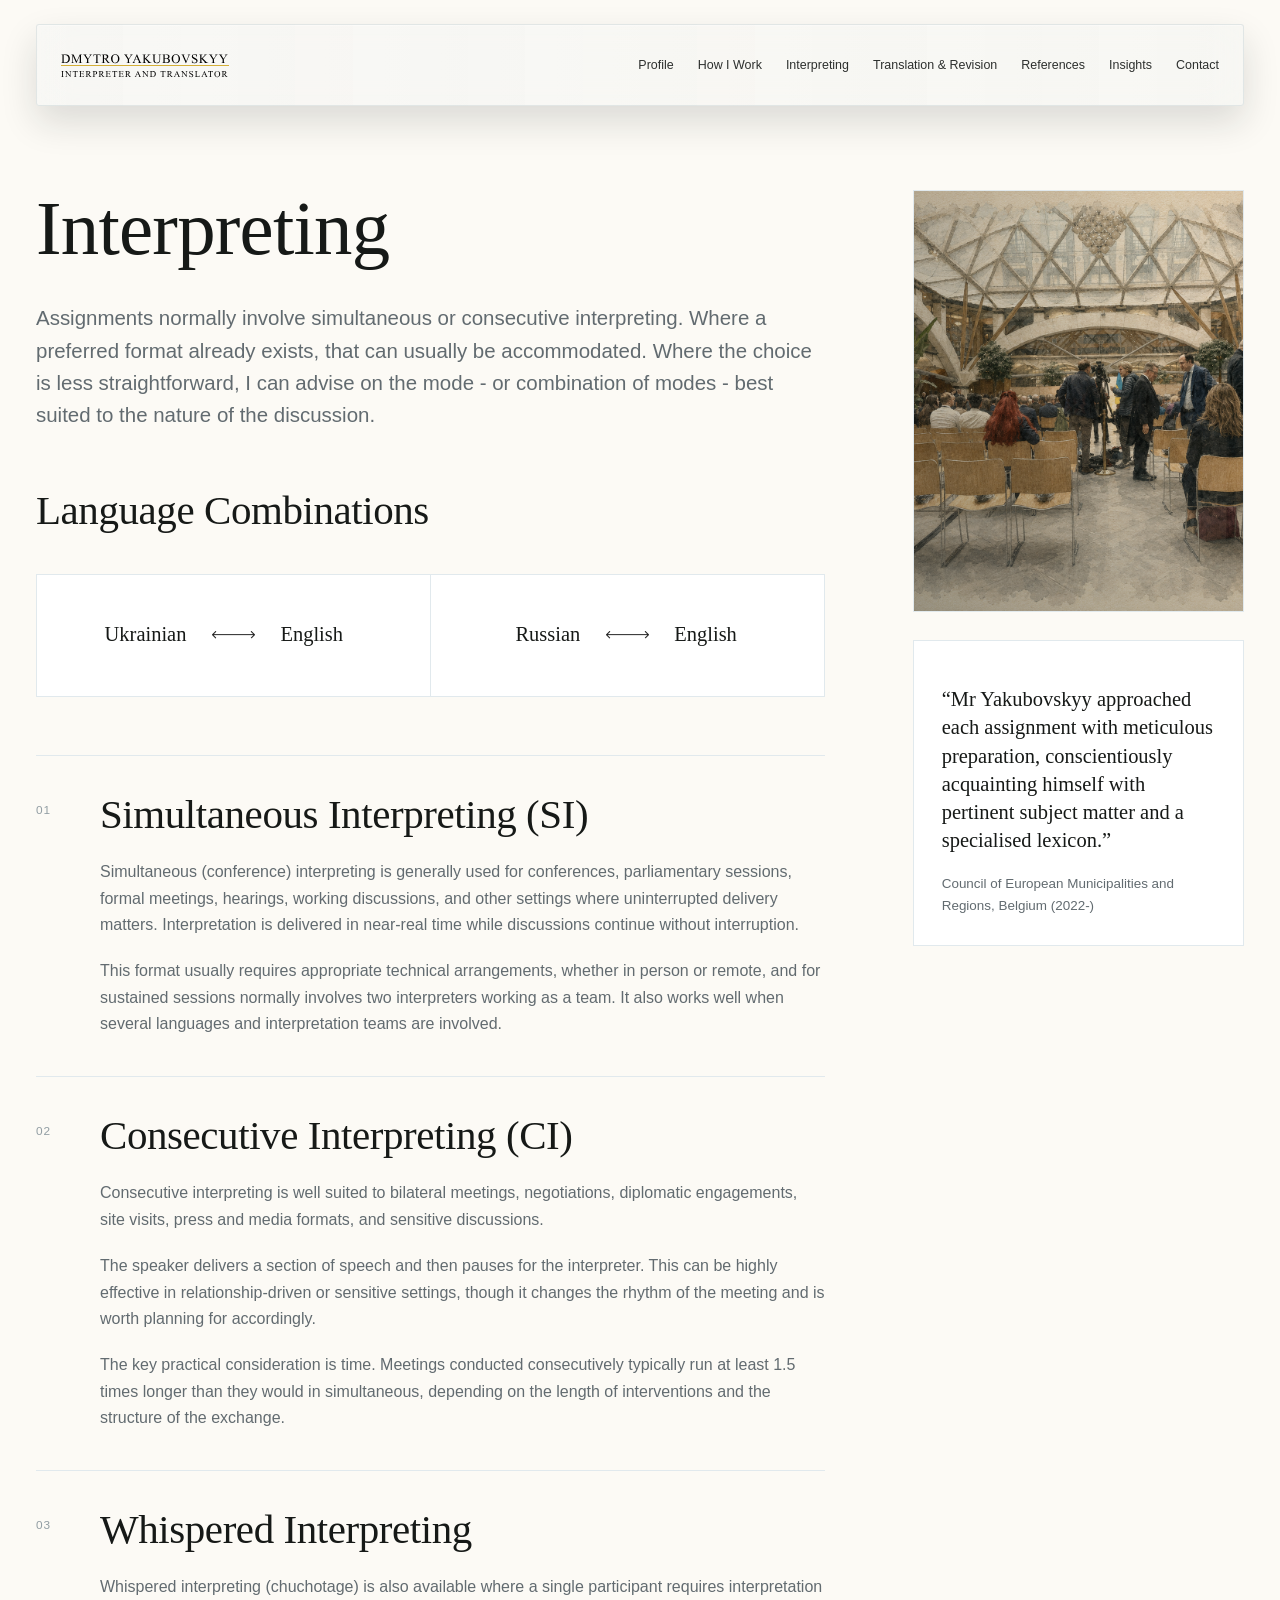
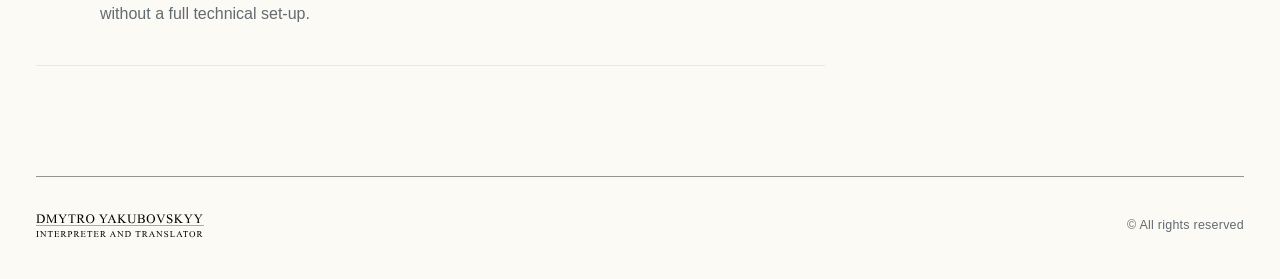
<file: interpreting.html>
<!doctype html>
<html lang="en">
<head>
  <meta charset="utf-8">
  <meta name="viewport" content="width=device-width, initial-scale=1">
  <script src="nav.js" defer></script>
  <title>Interpreting | Dmytro Yakubovskyy</title>
  <link rel="stylesheet" href="page.css">
</head>
<body>
  <header class="site-header">
    <nav class="nav" aria-label="Main navigation">
      <a class="brand" href="index.html" aria-label="Dmytro Yakubovskyy home"><img class="site-logo" src="assets/logo.svg" alt="Dmytro Yakubovskyy, Interpreter and Translator"></a>
      <button class="menu-toggle" type="button" aria-expanded="false" aria-label="Open navigation menu"></button>
      <div class="nav-links">
        <a href="about.html">Profile</a>
        <a href="how-i-work.html">How I Work</a>
        <a href="interpreting.html">Interpreting</a>
        <a href="translation.html">Translation & Revision</a>
        <a href="engagements.html">References</a>
        <a href="insights.html">Insights</a>
        <a href="contact.html">Contact</a>
      </div>
    </nav>
  </header>

  <main class="page">
    <div class="page-grid">
      <section>
        <h1>Interpreting</h1>
        <p class="lead">Assignments normally involve simultaneous or consecutive interpreting. Where a preferred format already exists, that can usually be accommodated. Where the choice is less straightforward, I can advise on the mode - or combination of modes - best suited to the nature of the discussion.</p>

        <h2>Language Combinations</h2>
        <div class="language-pairs" aria-label="Language combinations">
          <div class="language-pair" aria-label="Ukrainian and English">
            <span class="language-name">Ukrainian</span>
            <img class="language-arrow" src="assets/language-arrow.png" alt="" aria-hidden="true">
            <span class="language-name">English</span>
          </div>
          <div class="language-pair" aria-label="Russian and English">
            <span class="language-name">Russian</span>
            <img class="language-arrow" src="assets/language-arrow.png" alt="" aria-hidden="true">
            <span class="language-name">English</span>
          </div>
        </div>

        <div class="content-sections">
          <section class="content-section">
            <span class="content-section-number">01</span>
            <div class="content-section-body">
              <h2>Simultaneous Interpreting (SI)</h2>
              <p>Simultaneous (conference) interpreting is generally used for conferences, parliamentary sessions, formal meetings, hearings, working discussions, and other settings where uninterrupted delivery matters. Interpretation is delivered in near-real time while discussions continue without interruption.</p>
              <p>This format usually requires appropriate technical arrangements, whether in person or remote, and for sustained sessions normally involves two interpreters working as a team. It also works well when several languages and interpretation teams are involved.</p>
            </div>
          </section>

          <section class="content-section">
            <span class="content-section-number">02</span>
            <div class="content-section-body">
              <h2>Consecutive Interpreting (CI)</h2>
              <p>Consecutive interpreting is well suited to bilateral meetings, negotiations, diplomatic engagements, site visits, press and media formats, and sensitive discussions.</p>
              <p>The speaker delivers a section of speech and then pauses for the interpreter. This can be highly effective in relationship-driven or sensitive settings, though it changes the rhythm of the meeting and is worth planning for accordingly.</p>
              <p>The key practical consideration is time. Meetings conducted consecutively typically run at least 1.5 times longer than they would in simultaneous, depending on the length of interventions and the structure of the exchange.</p>
            </div>
          </section>

          <section class="content-section">
            <span class="content-section-number">03</span>
            <div class="content-section-body">
              <h2>Whispered Interpreting</h2>
              <p>Whispered interpreting (chuchotage) is also available where a single participant requires interpretation without a full technical set-up.</p>
            </div>
          </section>
        </div>
      </section>

      <aside class="visual-stack">
        <div class="visual-frame">
          <img class="visual landscape" src="assets/interpreting-current.png" alt="Watercolor institutional conference setting with audience seating">
        </div>
        <div class="evidence">
          <blockquote>“Mr Yakubovskyy approached each assignment with meticulous preparation, conscientiously acquainting himself with pertinent subject matter and a specialised lexicon.”</blockquote>
          <cite>Council of European Municipalities and Regions, Belgium (2022-)</cite>
        </div>
      </aside>
    </div>
  </main>

  <footer>
    <div class="footer-inner">
      <img class="footer-logo" src="assets/logo.svg" alt="Dmytro Yakubovskyy, Interpreter and Translator">
      <p class="footer-credit">© All rights reserved</p>
    </div>
  </footer>
</body>
</html>
</file>
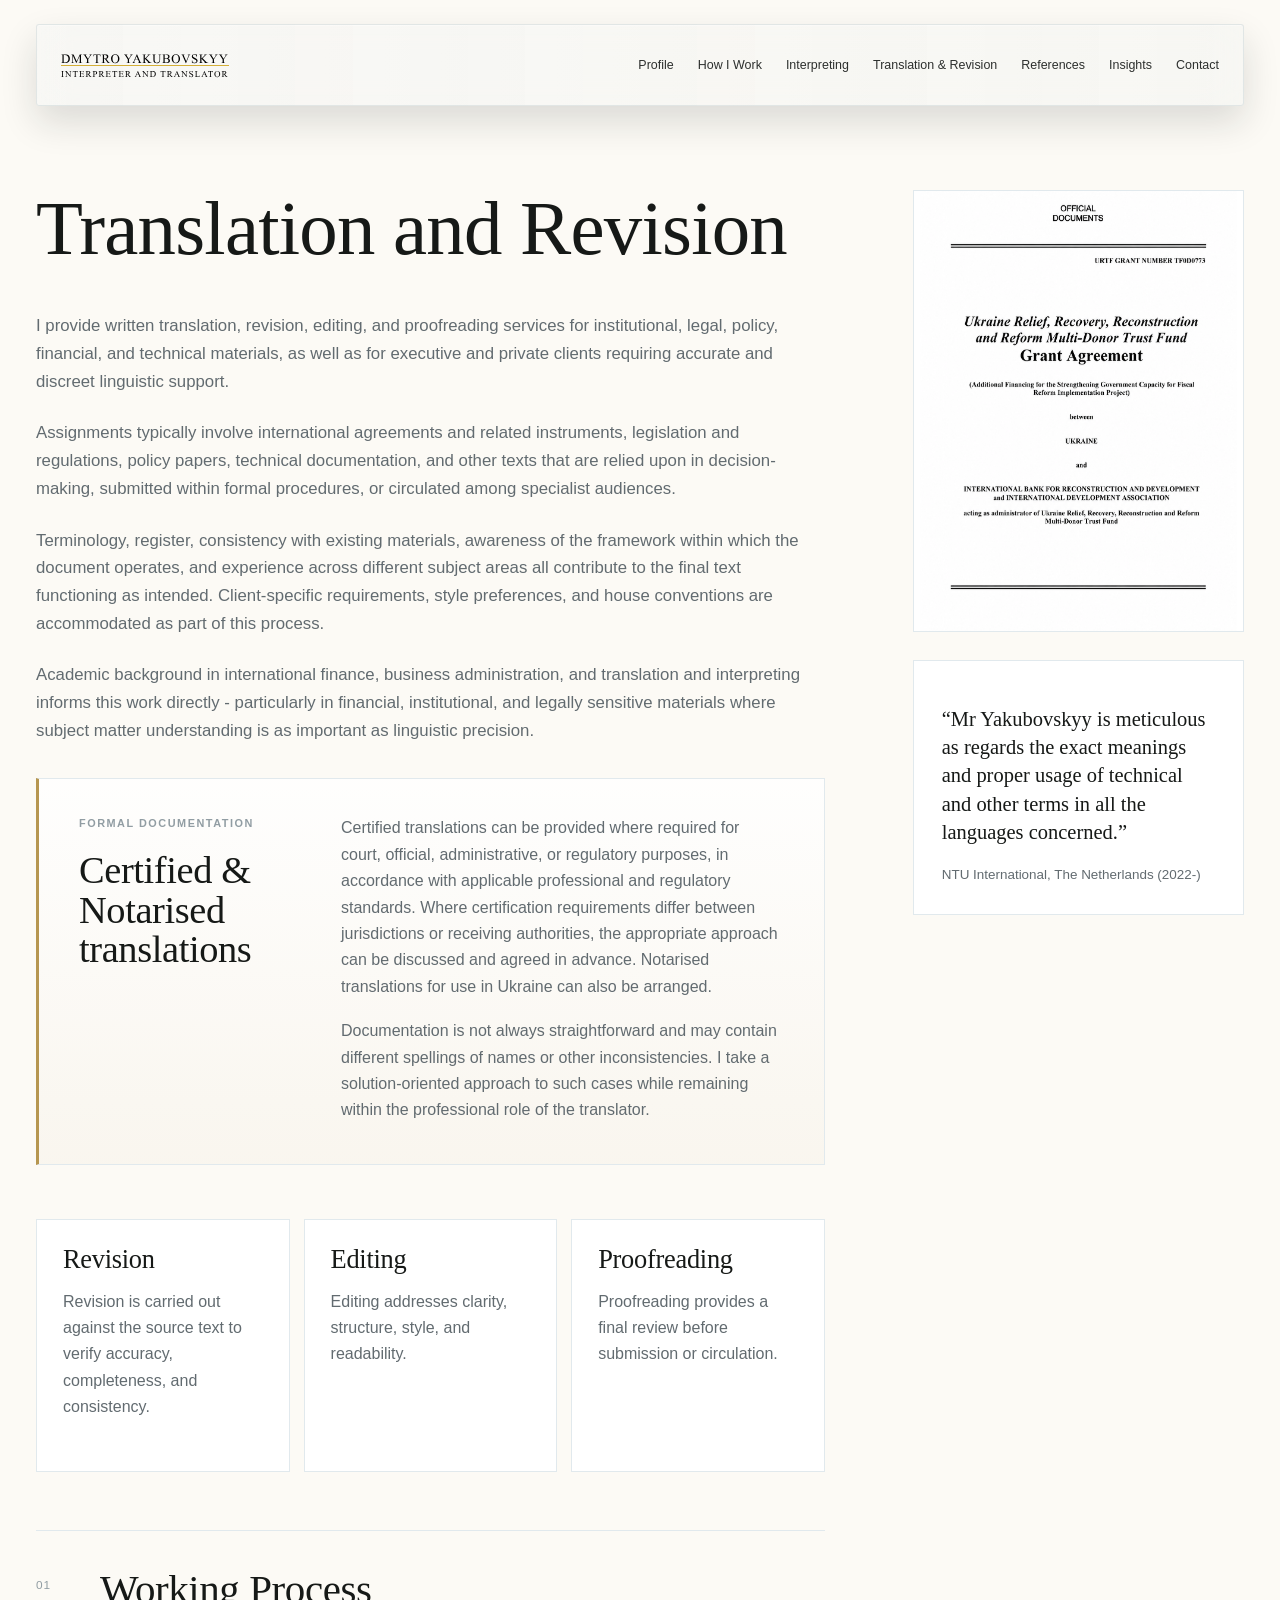
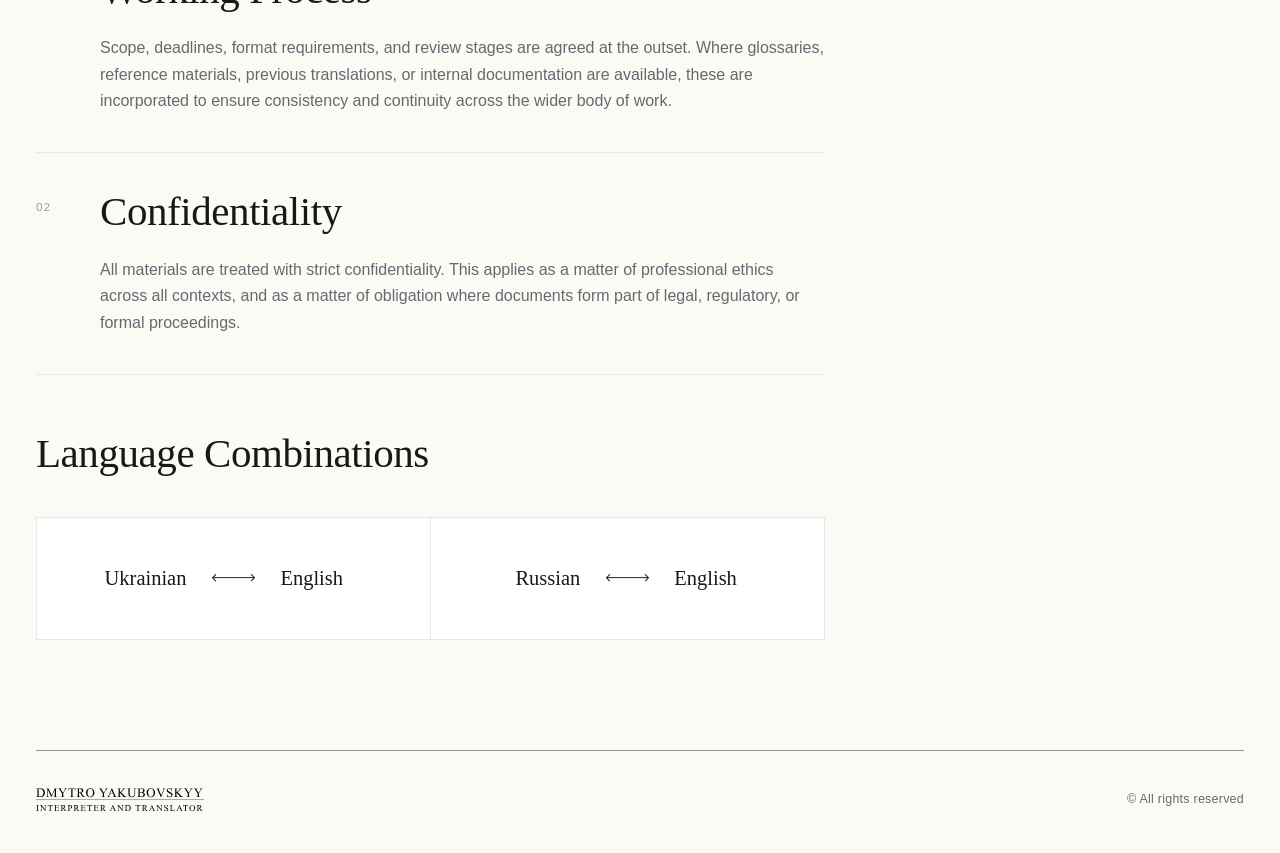
<file: translation.html>
<!doctype html>
<html lang="en">
<head>
  <meta charset="utf-8">
  <meta name="viewport" content="width=device-width, initial-scale=1">
  <script src="nav.js" defer></script>
  <title>Translation & Revision | Dmytro Yakubovskyy</title>
  <link rel="stylesheet" href="page.css">
</head>
<body>
  <header class="site-header">
    <nav class="nav" aria-label="Main navigation">
      <a class="brand" href="index.html" aria-label="Dmytro Yakubovskyy home"><img class="site-logo" src="assets/logo.svg" alt="Dmytro Yakubovskyy, Interpreter and Translator"></a>
      <button class="menu-toggle" type="button" aria-expanded="false" aria-label="Open navigation menu"></button>
      <div class="nav-links">
        <a href="about.html">Profile</a>
        <a href="how-i-work.html">How I Work</a>
        <a href="interpreting.html">Interpreting</a>
        <a href="translation.html">Translation & Revision</a>
        <a href="engagements.html">References</a>
        <a href="insights.html">Insights</a>
        <a href="contact.html">Contact</a>
      </div>
    </nav>
  </header>

  <main class="page">
    <div class="page-grid">
      <section>
        <h1>Translation and Revision</h1>
        <div class="copy">
          <p>I provide written translation, revision, editing, and proofreading services for institutional, legal, policy, financial, and technical materials, as well as for executive and private clients requiring accurate and discreet linguistic support.</p>
          <p>Assignments typically involve international agreements and related instruments, legislation and regulations, policy papers, technical documentation, and other texts that are relied upon in decision-making, submitted within formal procedures, or circulated among specialist audiences.</p>
          <p>Terminology, register, consistency with existing materials, awareness of the framework within which the document operates, and experience across different subject areas all contribute to the final text functioning as intended. Client-specific requirements, style preferences, and house conventions are accommodated as part of this process.</p>
          <p>Academic background in international finance, business administration, and translation and interpreting informs this work directly - particularly in financial, institutional, and legally sensitive materials where subject matter understanding is as important as linguistic precision.</p>
        </div>

        <section class="certified-service">
          <div class="certified-service-heading">
            <span class="certified-service-kicker">Formal documentation</span>
            <h2>Certified &amp; Notarised translations</h2>
          </div>
          <div class="certified-service-copy">
            <p>Certified translations can be provided where required for court, official, administrative, or regulatory purposes, in accordance with applicable professional and regulatory standards. Where certification requirements differ between jurisdictions or receiving authorities, the appropriate approach can be discussed and agreed in advance. Notarised translations for use in Ukraine can also be arranged.</p>
            <p>Documentation is not always straightforward and may contain different spellings of names or other inconsistencies. I take a solution-oriented approach to such cases while remaining within the professional role of the translator.</p>
          </div>
        </section>

        <div class="service-matrix" aria-label="Translation and revision services">
          <section class="service-matrix-item">
            <h2>Revision</h2>
            <p>Revision is carried out against the source text to verify accuracy, completeness, and consistency.</p>
          </section>
          <section class="service-matrix-item">
            <h2>Editing</h2>
            <p>Editing addresses clarity, structure, style, and readability.</p>
          </section>
          <section class="service-matrix-item">
            <h2>Proofreading</h2>
            <p>Proofreading provides a final review before submission or circulation.</p>
          </section>
        </div>

        <div class="content-sections">
          <section class="content-section">
            <span class="content-section-number">01</span>
            <div class="content-section-body">
              <h2>Working Process</h2>
              <p>Scope, deadlines, format requirements, and review stages are agreed at the outset. Where glossaries, reference materials, previous translations, or internal documentation are available, these are incorporated to ensure consistency and continuity across the wider body of work.</p>
            </div>
          </section>
          <section class="content-section">
            <span class="content-section-number">02</span>
            <div class="content-section-body">
              <h2>Confidentiality</h2>
              <p>All materials are treated with strict confidentiality. This applies as a matter of professional ethics across all contexts, and as a matter of obligation where documents form part of legal, regulatory, or formal proceedings.</p>
            </div>
          </section>
        </div>

        <h2>Language Combinations</h2>
        <div class="language-pairs" aria-label="Language combinations">
          <div class="language-pair" aria-label="Ukrainian and English">
            <span class="language-name">Ukrainian</span>
            <img class="language-arrow" src="assets/language-arrow.png" alt="" aria-hidden="true">
            <span class="language-name">English</span>
          </div>
          <div class="language-pair" aria-label="Russian and English">
            <span class="language-name">Russian</span>
            <img class="language-arrow" src="assets/language-arrow.png" alt="" aria-hidden="true">
            <span class="language-name">English</span>
          </div>
        </div>

      </section>

      <aside class="visual-stack">
        <div class="visual-frame visual-frame--original visual-carousel" data-carousel>
          <div class="visual-carousel-track">
            <img class="visual portrait visual-carousel-slide is-active" src="assets/translation-document-1.png" alt="Official grant agreement title page">
            <img class="visual portrait visual-carousel-slide" src="assets/translation-document-2.png" alt="Ukrainian grant agreement title page">
            <img class="visual portrait visual-carousel-slide" src="assets/translation-document-3.png" alt="Official loan agreement title page">
            <img class="visual portrait visual-carousel-slide" src="assets/translation-document-4.png" alt="Ukrainian financial agreement title page">
          </div>
        </div>
        <div class="evidence">
          <blockquote>“Mr Yakubovskyy is meticulous as regards the exact meanings and proper usage of technical and other terms in all the languages concerned.”</blockquote>
          <cite>NTU International, The Netherlands (2022-)</cite>
        </div>
      </aside>
    </div>
  </main>

  <footer>
    <div class="footer-inner">
      <img class="footer-logo" src="assets/logo.svg" alt="Dmytro Yakubovskyy, Interpreter and Translator">
      <p class="footer-credit">© All rights reserved</p>
    </div>
  </footer>
  <script>
    (() => {
      const carousel = document.querySelector("[data-carousel]");
      if (!carousel) return;

      const slides = Array.from(carousel.querySelectorAll(".visual-carousel-slide"));
      let activeIndex = 0;
      let timerId;

      const showSlide = (index) => {
        activeIndex = (index + slides.length) % slides.length;
        slides.forEach((slide, slideIndex) => {
          slide.classList.toggle("is-active", slideIndex === activeIndex);
        });
      };

      const startCarousel = () => {
        window.clearInterval(timerId);
        timerId = window.setInterval(() => showSlide(activeIndex + 1), 3000);
      };

      startCarousel();
    })();
  </script>
</body>
</html>
</file>
<file: page.css>
:root {
  --paper: #fcfaf5;
  --surface: #ffffff;
  --ink: #161917;
  --muted: #626b70;
  --quiet: #919da3;
  --line: #e1e9ed;
  --accent: #58717c;
  --gold: #b69650;
  --measure: 72rem;
  --serif: "Iowan Old Style", "Palatino Linotype", Palatino, Georgia, serif;
  --sans: Inter, "Segoe UI", Roboto, Arial, sans-serif;
}

* {
  box-sizing: border-box;
}

html {
  scroll-behavior: smooth;
}

body {
  margin: 0;
  background: var(--paper);
  color: var(--ink);
  font-family: var(--sans);
  font-size: 16px;
  line-height: 1.65;
}

a {
  color: inherit;
  text-decoration: none;
}

.site-header {
  position: fixed;
  top: 24px;
  left: 0;
  right: 0;
  z-index: 10;
  pointer-events: none;
}

.nav {
  position: relative;
  width: min(1280px, calc(100% - 72px));
  min-height: 82px;
  margin: 0 auto;
  padding: 0 24px;
  display: flex;
  align-items: center;
  justify-content: space-between;
  gap: 34px;
  overflow: hidden;
  border: 1px solid rgba(205, 215, 216, 0.54);
  border-radius: 3px;
  background: linear-gradient(90deg, rgba(255, 255, 255, 0.12), rgba(255, 255, 255, 0.04)), rgba(236, 239, 237, 0.31);
  box-shadow: 0 16px 36px rgba(20, 28, 30, 0.14), inset 0 1px 0 rgba(255, 255, 255, 0.32);
  backdrop-filter: blur(18px) saturate(0.96);
  -webkit-backdrop-filter: blur(18px) saturate(0.96);
  pointer-events: auto;
}

.brand,
.nav-links {
  position: relative;
  z-index: 1;
}

.brand {
  min-width: 0;
  min-height: 58px;
  display: flex;
  align-items: center;
  justify-content: flex-start;
}

.site-logo {
  width: 168px;
  height: 36px;
  display: block;
}

.nav-links {
  min-height: 58px;
  display: flex;
  align-items: center;
  justify-content: flex-end;
  margin-left: auto;
  gap: 24px;
  color: rgba(22, 25, 23, 0.9);
  font-size: 0.78rem;
  white-space: nowrap;
}

.nav-links a {
  position: relative;
  min-height: 58px;
  display: inline-flex;
  align-items: center;
}

.nav-links a::after {
  content: "";
  position: absolute;
  left: 0;
  bottom: 16px;
  width: 0;
  height: 1px;
  background: var(--gold);
  transition: width 180ms ease;
}

.nav-links a:hover::after {
  width: 100%;
}

.menu-toggle {
  display: none;
}

.page {
  min-height: 100vh;
  padding: 190px max(36px, calc((100vw - 1280px) / 2 + 36px)) 96px;
}

.page-grid {
  display: grid;
  grid-template-columns: minmax(0, 1fr) minmax(320px, 0.42fr);
  gap: 88px;
  align-items: start;
}

.narrow {
  max-width: 820px;
}

.eyebrow,
.meta-label {
  color: var(--quiet);
  font-size: 0.72rem;
  font-weight: 700;
  letter-spacing: 0.13em;
  text-transform: uppercase;
}

h1,
h2,
h3 {
  margin: 0;
  font-family: var(--serif);
  font-weight: 500;
  line-height: 1.02;
  letter-spacing: -0.01em;
}

h1 {
  max-width: 980px;
  margin-top: 0;
  font-size: clamp(3rem, 6vw, 5.6rem);
}

h2 {
  margin-top: 58px;
  font-size: clamp(1.7rem, 3.2vw, 2.65rem);
}

h3 {
  margin-top: 34px;
  font-size: 1.35rem;
}

.lead {
  max-width: 780px;
  margin-top: 34px;
  color: var(--muted);
  font-size: clamp(1.08rem, 2vw, 1.28rem);
  line-height: 1.58;
}

.copy {
  margin-top: 44px;
  display: grid;
  gap: 24px;
  color: var(--muted);
  font-size: 1.05rem;
}

.copy p {
  margin: 0;
}

.copy ul {
  margin: 0;
  padding-left: 18px;
}

.copy li + li {
  margin-top: 8px;
}

.highlights {
  margin-top: 58px;
  border-top: 1px solid var(--line);
}

.highlight-row {
  display: grid;
  grid-template-columns: 42px minmax(0, 1fr);
  gap: 18px;
  padding: 24px 0;
  border-bottom: 1px solid var(--line);
}

.highlight-number {
  color: var(--quiet);
  font-size: 0.74rem;
  letter-spacing: 0.08em;
}

.highlight-row p {
  margin: 0;
  color: var(--muted);
}

.objective {
  margin-top: 38px;
  padding: 24px 28px;
  border-left: 3px solid var(--gold);
  background: var(--surface);
  color: var(--ink);
  font-family: var(--serif);
  font-size: clamp(1.25rem, 2.2vw, 1.7rem);
  line-height: 1.35;
}

.content-sections {
  margin-top: 58px;
  border-top: 1px solid var(--line);
}

.content-section {
  display: grid;
  grid-template-columns: 42px minmax(0, 1fr);
  gap: 22px;
  padding: 38px 0;
  border-bottom: 1px solid var(--line);
}

.content-section-number {
  padding-top: 7px;
  color: var(--quiet);
  font-size: 0.74rem;
  letter-spacing: 0.08em;
}

.content-section-body h2 {
  margin: 0 0 24px;
}

.content-section-body p {
  margin: 0;
  color: var(--muted);
}

.content-section-body p + p {
  margin-top: 20px;
}

.insights-grid {
  grid-template-columns: minmax(0, 1fr) minmax(300px, 0.38fr);
}

.insight-list {
  margin-top: 64px;
  border-top: 1px solid var(--line);
}

.insight-entry {
  display: grid;
  grid-template-columns: 48px minmax(0, 1fr);
  gap: 28px;
  padding: 48px 0 54px;
  border-bottom: 1px solid var(--line);
}

.insight-number {
  padding-top: 10px;
  color: var(--quiet);
  font-size: 0.74rem;
  letter-spacing: 0.12em;
}

.insight-body {
  max-width: 820px;
}

.insight-body h2 {
  margin: 0 0 28px;
  max-width: 760px;
  font-size: clamp(2rem, 3.4vw, 3rem);
}

.insight-body p {
  margin: 0;
  color: var(--muted);
  font-size: 1.02rem;
  line-height: 1.74;
}

.insight-body p + p {
  margin-top: 20px;
}

.insight-note {
  margin: 24px 0;
  padding: 24px 28px;
  border-left: 3px solid var(--gold);
  background: rgba(255, 255, 255, 0.62);
  color: var(--ink);
  font-family: var(--serif);
  font-size: clamp(1.35rem, 2.5vw, 1.9rem);
  line-height: 1.28;
}

.insight-meta,
.insight-body p.insight-meta {
  margin-top: 32px !important;
  color: #161917 !important;
  font-size: 1.02rem !important;
  font-weight: 600;
  letter-spacing: 0;
  line-height: 1.5 !important;
  text-transform: none;
}

.evidence {
  padding: 28px;
  border: 1px solid var(--line);
  background: var(--surface);
}

.evidence blockquote {
  margin: 16px 0 0;
  color: var(--ink);
  font-family: var(--serif);
  font-size: 1.28rem;
  line-height: 1.38;
}

.evidence cite {
  display: block;
  margin-top: 18px;
  color: var(--muted);
  font-size: 0.84rem;
  font-style: normal;
}

.language-pairs {
  margin-top: 42px;
  display: grid;
  grid-template-columns: repeat(2, minmax(0, 1fr));
  border-top: 1px solid var(--line);
  border-left: 1px solid var(--line);
}

.language-pair {
  min-height: 122px;
  display: grid;
  grid-template-columns: minmax(0, 1fr) 58px minmax(0, 1fr);
  align-items: center;
  gap: 18px;
  padding: 34px 30px;
  border-right: 1px solid var(--line);
  border-bottom: 1px solid var(--line);
  background: var(--surface);
  color: var(--ink);
  font-family: var(--serif);
  font-size: 1.28rem;
}

.language-name:first-child {
  justify-self: end;
}

.language-name:last-child {
  justify-self: start;
}

.language-arrow {
  width: 43px;
  height: 8px;
  display: block;
  justify-self: center;
  object-fit: contain;
  opacity: 0.86;
}

.service-matrix {
  margin-top: 54px;
  display: grid;
  grid-template-columns: repeat(3, minmax(0, 1fr));
  gap: 14px;
}

.service-matrix-item {
  aspect-ratio: 1;
  padding: 26px;
  border: 1px solid var(--line);
  background: var(--surface);
}

.service-matrix-item h2 {
  margin: 0;
  font-size: 1.65rem;
}

.service-matrix-item p {
  margin: 16px 0 0;
  color: var(--muted);
}

.certified-service {
  position: relative;
  margin-top: 34px;
  width: 100%;
  display: grid;
  grid-template-columns: minmax(220px, 0.42fr) minmax(0, 1fr);
  gap: 42px;
  padding: 36px 40px 40px;
  border: 1px solid var(--line);
  border-left: 3px solid var(--gold);
  background: linear-gradient(180deg, rgba(255, 255, 255, 0.84), rgba(248, 244, 236, 0.72));
}

.certified-service-heading {
  align-self: start;
  display: grid;
  gap: 18px;
}

.certified-service-kicker {
  color: var(--quiet);
  font-size: 0.68rem;
  font-weight: 700;
  letter-spacing: 0.14em;
  text-transform: uppercase;
}

.certified-service h2 {
  margin: 0;
  max-width: 320px;
  font-size: clamp(1.8rem, 3vw, 2.45rem);
  line-height: 1.02;
}

.certified-service-copy p {
  margin: 0;
  color: var(--muted);
}

.certified-service-copy p + p {
  margin-top: 18px;
}

.remarks {
  margin-top: 58px;
  border-top: 1px solid var(--line);
}

.remark-group {
  padding: 40px 0;
  border-bottom: 1px solid var(--line);
}

.remark-group-header {
  display: grid;
  grid-template-columns: 42px minmax(0, 1fr);
  gap: 18px;
  margin-bottom: 28px;
}

.remark-group-header span {
  padding-top: 7px;
  color: var(--quiet);
  font-size: 0.74rem;
  letter-spacing: 0.08em;
}

.remark-group-header h2 {
  margin: 0;
}

.remark-grid {
  display: grid;
  grid-template-columns: repeat(2, minmax(0, 1fr));
  gap: 1px;
  background: var(--line);
}

.remark {
  min-height: 260px;
  padding: 28px;
  display: flex;
  flex-direction: column;
  background: var(--surface);
}

.remark blockquote {
  margin: 0;
  color: var(--ink);
  font-family: var(--serif);
  font-size: 1.24rem;
  line-height: 1.4;
}

.remark cite {
  display: block;
  margin-top: auto;
  padding-top: 22px;
  color: var(--muted);
  font-size: 0.84rem;
  font-style: normal;
}

.closing-note {
  margin-top: 44px;
  padding: 24px 28px;
  border-left: 3px solid var(--gold);
  background: var(--surface);
  color: var(--muted);
}

.panel {
  border-top: 1px solid var(--line);
  display: grid;
}

.panel-section {
  padding: 26px 0;
  border-bottom: 1px solid var(--line);
}

.panel-section p {
  margin: 10px 0 0;
  color: var(--muted);
}

.visual {
  width: 100%;
  min-height: 420px;
  display: block;
  object-fit: cover;
  object-position: center;
  filter: saturate(0.74) contrast(1.05) brightness(0.92);
}

.visual-frame {
  position: relative;
  overflow: hidden;
  border: 1px solid var(--line);
  background: #dce9ee;
}

.visual-frame::after {
  content: "";
  position: absolute;
  inset: 0;
  pointer-events: none;
  background:
    linear-gradient(90deg, rgba(20, 39, 48, 0.2), rgba(70, 111, 129, 0.05) 64%, rgba(255, 255, 255, 0.03)),
    linear-gradient(0deg, rgba(19, 36, 44, 0.18), transparent 52%);
  mix-blend-mode: multiply;
}

.visual-frame--original::after {
  content: none;
}

.visual-frame--original .visual {
  filter: none;
}

.visual.small {
  min-height: 340px;
  aspect-ratio: 4 / 5;
}

.visual.landscape {
  aspect-ratio: 4 / 3;
}

.visual.portrait {
  aspect-ratio: 3 / 4;
}

.visual-carousel {
  position: relative;
  overflow: visible;
  border: 0;
  background: transparent;
}

.visual-carousel-track {
  position: relative;
  min-height: 420px;
  aspect-ratio: 3 / 4;
  overflow: hidden;
  border: 1px solid var(--line);
  background: var(--surface);
}

.visual-carousel .visual {
  position: absolute;
  inset: 0;
  width: 100%;
  height: 100%;
  min-height: 0;
  object-fit: contain;
  opacity: 0;
  transition: opacity 700ms ease;
}

.visual-carousel .visual.is-active {
  opacity: 1;
}

.visual-carousel-pagination {
  margin-top: 14px;
  display: flex;
  justify-content: center;
  gap: 4px;
}

.visual-carousel-pagination button {
  width: 14px;
  height: 2px;
  padding: 0;
  border: 0;
  background: rgba(145, 157, 163, 0.28);
  cursor: pointer;
}

.visual-carousel-pagination button.is-active {
  background: var(--gold);
}

.visual-stack {
  display: grid;
  gap: 28px;
}

.visual-stack:not(.credentials-visual):not(.insights-visual):not(:has(.evidence)) {
  position: sticky;
  top: 142px;
  align-self: start;
}

.credentials-visual {
  align-self: stretch;
}

.credentials-visual .visual {
  min-height: 0;
  width: 100%;
  height: 100%;
  border: 0;
  object-fit: cover;
}

.credentials-visual .visual-frame {
  position: sticky;
  top: 142px;
  aspect-ratio: 1 / 1;
  padding: 12px;
  border-left: 3px solid var(--gold);
  background: #f5f0e7;
  border: 0;
}

.visual-caption {
  margin: 13px 0 0;
  color: var(--quiet);
  font-size: 0.68rem;
  letter-spacing: 0.12em;
  text-transform: uppercase;
}

.actions {
  margin-top: 42px;
  display: flex;
  flex-wrap: wrap;
  gap: 14px;
}

.button {
  min-height: 48px;
  display: inline-flex;
  align-items: center;
  justify-content: center;
  padding: 12px 20px;
  border: 1px solid rgba(22, 25, 23, 0.82);
  border-radius: 8px;
  font-size: 0.92rem;
  transition: transform 180ms ease, background 180ms ease, border-color 180ms ease;
}

.button.primary {
  background: var(--ink);
  color: var(--surface);
}

.button.secondary {
  border-color: var(--line);
  background: rgba(255, 255, 255, 0.62);
}

.button:hover {
  transform: translateY(-1px);
  border-color: var(--gold);
}

.accordion {
  margin-top: 54px;
  border-top: 1px solid var(--line);
}

.accordion details {
  border-bottom: 1px solid var(--line);
}

.accordion summary {
  min-height: 92px;
  display: grid;
  grid-template-columns: 42px minmax(0, 1fr) 28px;
  align-items: center;
  gap: 14px;
  padding: 20px 0;
  cursor: pointer;
  list-style: none;
}

.accordion summary::-webkit-details-marker {
  display: none;
}

.accordion-number {
  color: var(--quiet);
  font-size: 0.74rem;
  letter-spacing: 0.08em;
}

.accordion-title {
  display: grid;
  gap: 6px;
}

.accordion-title strong {
  color: var(--ink);
  font-family: var(--serif);
  font-size: 1.45rem;
  font-weight: 500;
  line-height: 1.18;
}

.accordion-title span {
  color: var(--muted);
  font-size: 0.92rem;
  line-height: 1.48;
}

.accordion-icon {
  color: var(--ink);
  font-size: 1.2rem;
  text-align: right;
  transition: transform 180ms ease;
}

.accordion details[open] .accordion-icon {
  transform: rotate(45deg);
}

.accordion-body {
  max-width: 820px;
  padding: 0 0 28px 56px;
  color: var(--muted);
}

.accordion-body p,
.accordion-body ul {
  margin: 0;
}

.quote {
  margin: 18px 0 0;
  color: var(--ink);
  font-family: var(--serif);
  font-size: 1.24rem;
  line-height: 1.36;
}

footer {
  padding: 14px 0 36px;
  background: var(--paper);
  color: #424743;
  font-size: 0.86rem;
}

.footer-inner {
  width: min(1494px, calc(100% - 72px));
  margin: 0 auto;
  padding-top: 30px;
  border-top: 1px solid rgba(22, 25, 23, 0.46);
  display: flex;
  align-items: center;
  justify-content: space-between;
  gap: 18px;
}

.footer-logo {
  width: 168px;
  height: 36px;
  display: block;
}

.footer-credit {
  margin: 0;
  color: var(--muted);
  font-size: 0.78rem;
  letter-spacing: 0.02em;
}

@media (max-width: 900px) {
  .nav {
    width: min(100% - 24px, var(--measure));
    min-height: 68px;
    overflow: visible;
  }

  .menu-toggle {
    position: relative;
    width: 40px;
    min-height: 40px;
    margin-left: auto;
    padding: 0;
    display: inline-flex;
    align-items: center;
    justify-content: center;
    border: 0;
    background: transparent;
    color: var(--ink);
    cursor: pointer;
  }

  .menu-toggle::before,
  .menu-toggle::after {
    content: "";
    position: absolute;
    width: 22px;
    height: 1px;
    background: currentColor;
    transition: transform 180ms ease, top 180ms ease, box-shadow 180ms ease;
  }

  .menu-toggle::before {
    top: 13px;
    box-shadow: 0 7px 0 currentColor;
  }

  .menu-toggle::after {
    top: 27px;
  }

  .menu-toggle[aria-expanded="true"]::before {
    top: 20px;
    box-shadow: none;
    transform: rotate(45deg);
  }

  .menu-toggle[aria-expanded="true"]::after {
    top: 20px;
    transform: rotate(-45deg);
  }

  .nav-links {
    display: none;
  }

  .nav-links.is-open {
    position: absolute;
    top: calc(100% + 8px);
    left: 0;
    right: 0;
    padding: 12px 24px 18px;
    display: flex;
    flex-direction: column;
    align-items: stretch;
    gap: 0;
    border: 1px solid rgba(205, 215, 216, 0.66);
    border-radius: 3px;
    background: rgba(244, 246, 244, 0.94);
    box-shadow: 0 18px 36px rgba(20, 28, 30, 0.14);
    backdrop-filter: blur(18px);
    -webkit-backdrop-filter: blur(18px);
  }

  .nav-links.is-open a {
    min-height: 48px;
    border-bottom: 1px solid var(--line);
  }

  .nav-links.is-open a:last-child {
    border-bottom: 0;
  }

  .page {
    padding: 138px 18px 70px;
  }

  .page-grid {
    grid-template-columns: 1fr;
    gap: 54px;
  }

  .insight-entry {
    grid-template-columns: 1fr;
    gap: 14px;
  }

  .insight-number {
    padding-top: 0;
  }

  .visual-stack:not(.credentials-visual):not(:has(.evidence)) {
    position: static;
  }

  .credentials-visual {
    position: static;
    align-self: auto;
    width: min(100%, 680px);
  }

  .credentials-visual .visual {
    height: auto;
    aspect-ratio: 4 / 3;
  }

  .credentials-visual .visual-frame {
    position: static;
    aspect-ratio: auto;
    padding: 12px;
  }

  .language-pairs {
    grid-template-columns: 1fr;
  }

  .language-pair {
    min-height: 108px;
    padding: 28px 24px;
  }

  .service-matrix {
    grid-template-columns: 1fr;
  }

  .service-matrix-item {
    aspect-ratio: auto;
    min-height: 188px;
  }

  .certified-service {
    width: 100%;
    grid-template-columns: 1fr;
    gap: 24px;
    padding: 28px 26px 32px;
  }

  .remark-grid {
    grid-template-columns: 1fr;
  }
}

@media (max-width: 620px) {
  h1 {
    font-size: 2.4rem;
  }

  .actions,
  .footer-inner {
    width: min(100% - 36px, var(--measure));
    flex-direction: column;
  }

  footer {
    padding: 8px 0 14px;
    font-size: 0.58rem;
  }

  .footer-inner {
    padding-top: 12px;
    gap: 4px;
  }

  .footer-logo {
    width: 142px;
    height: auto;
  }

  .button {
    width: 100%;
  }
}
</file>
